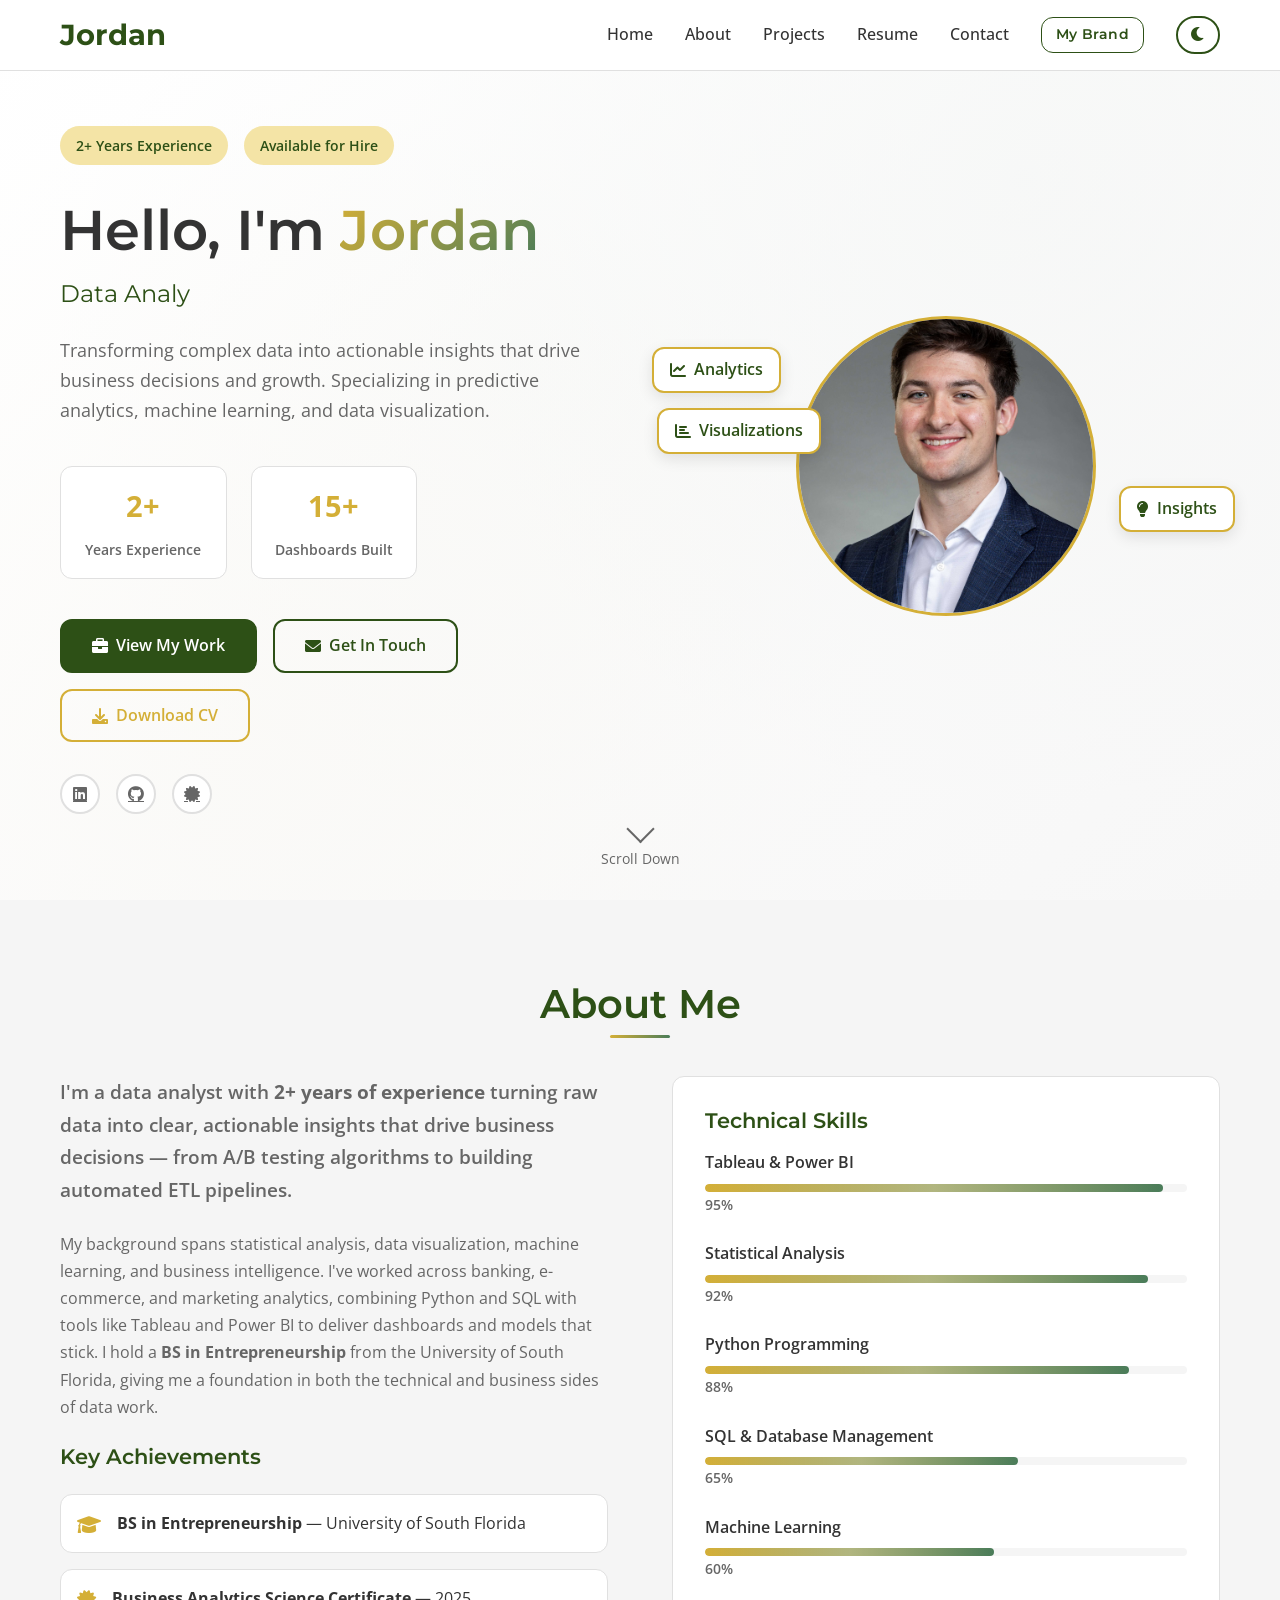
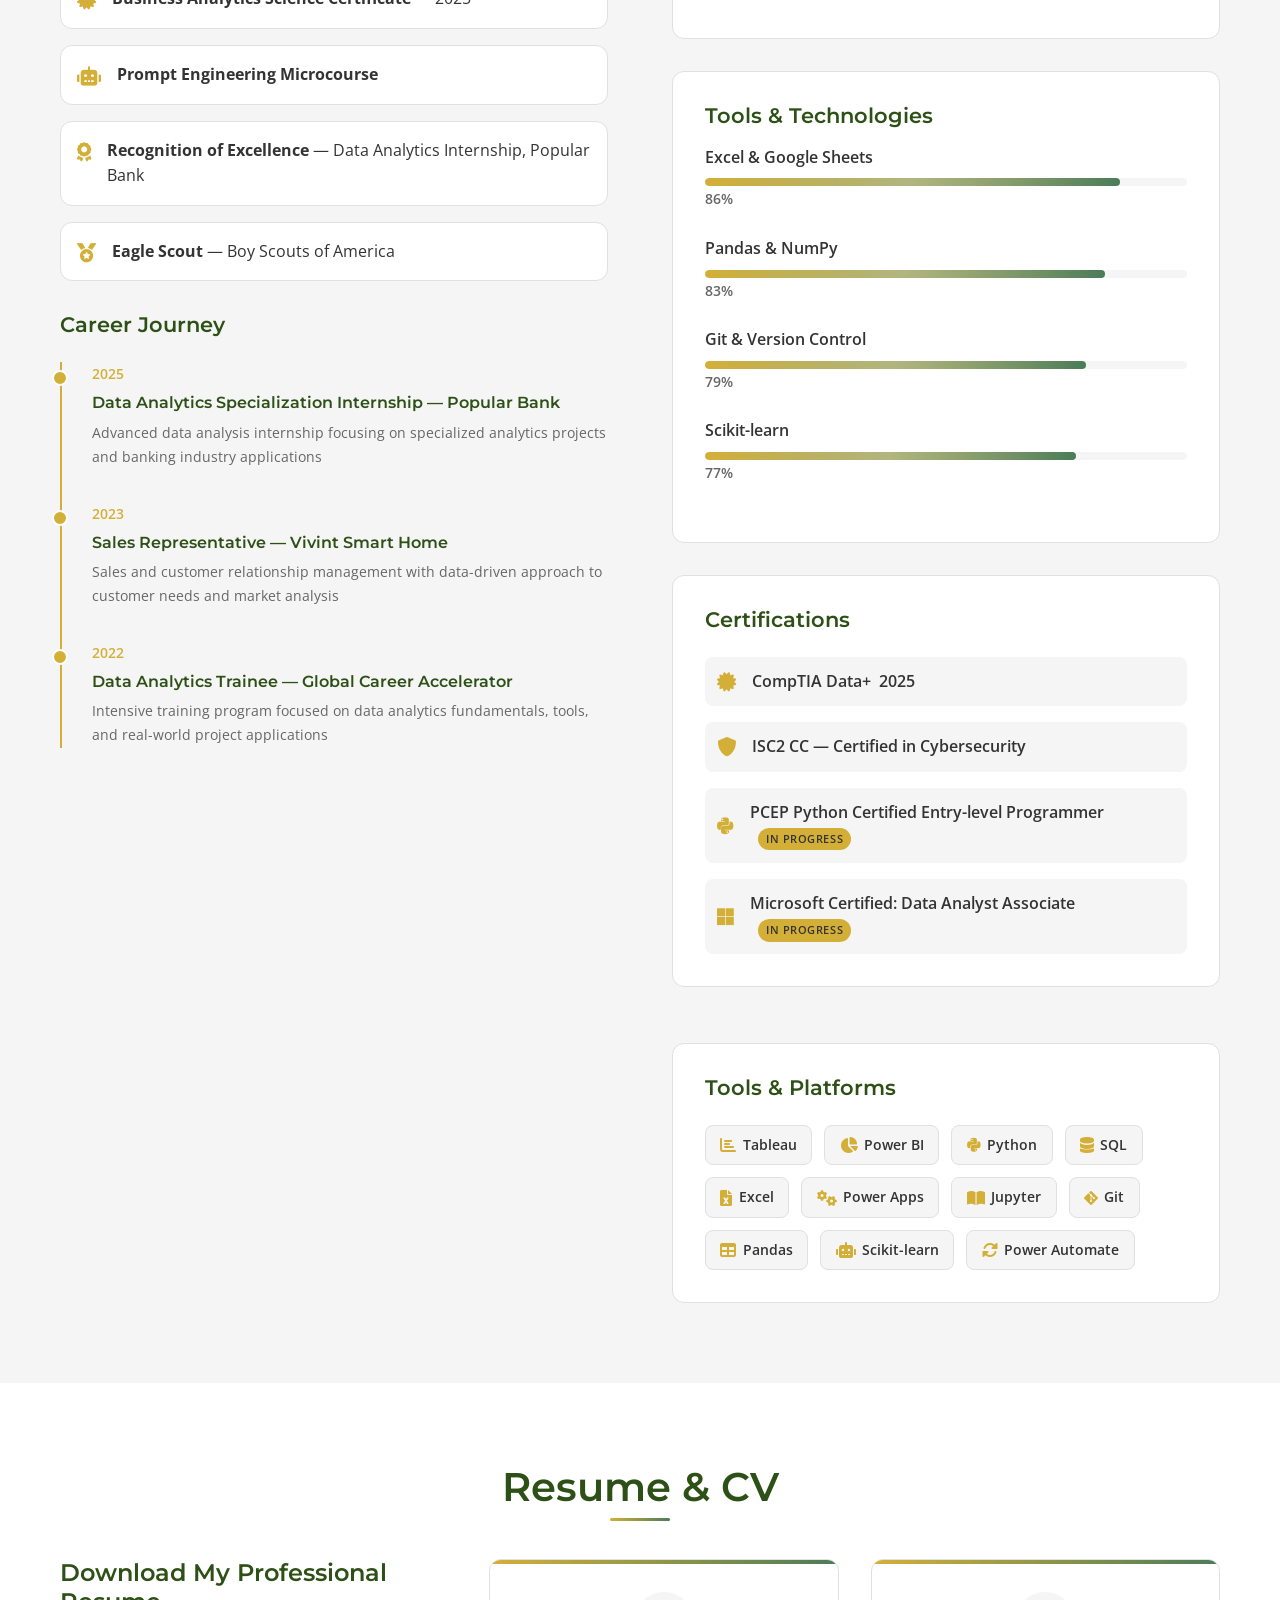
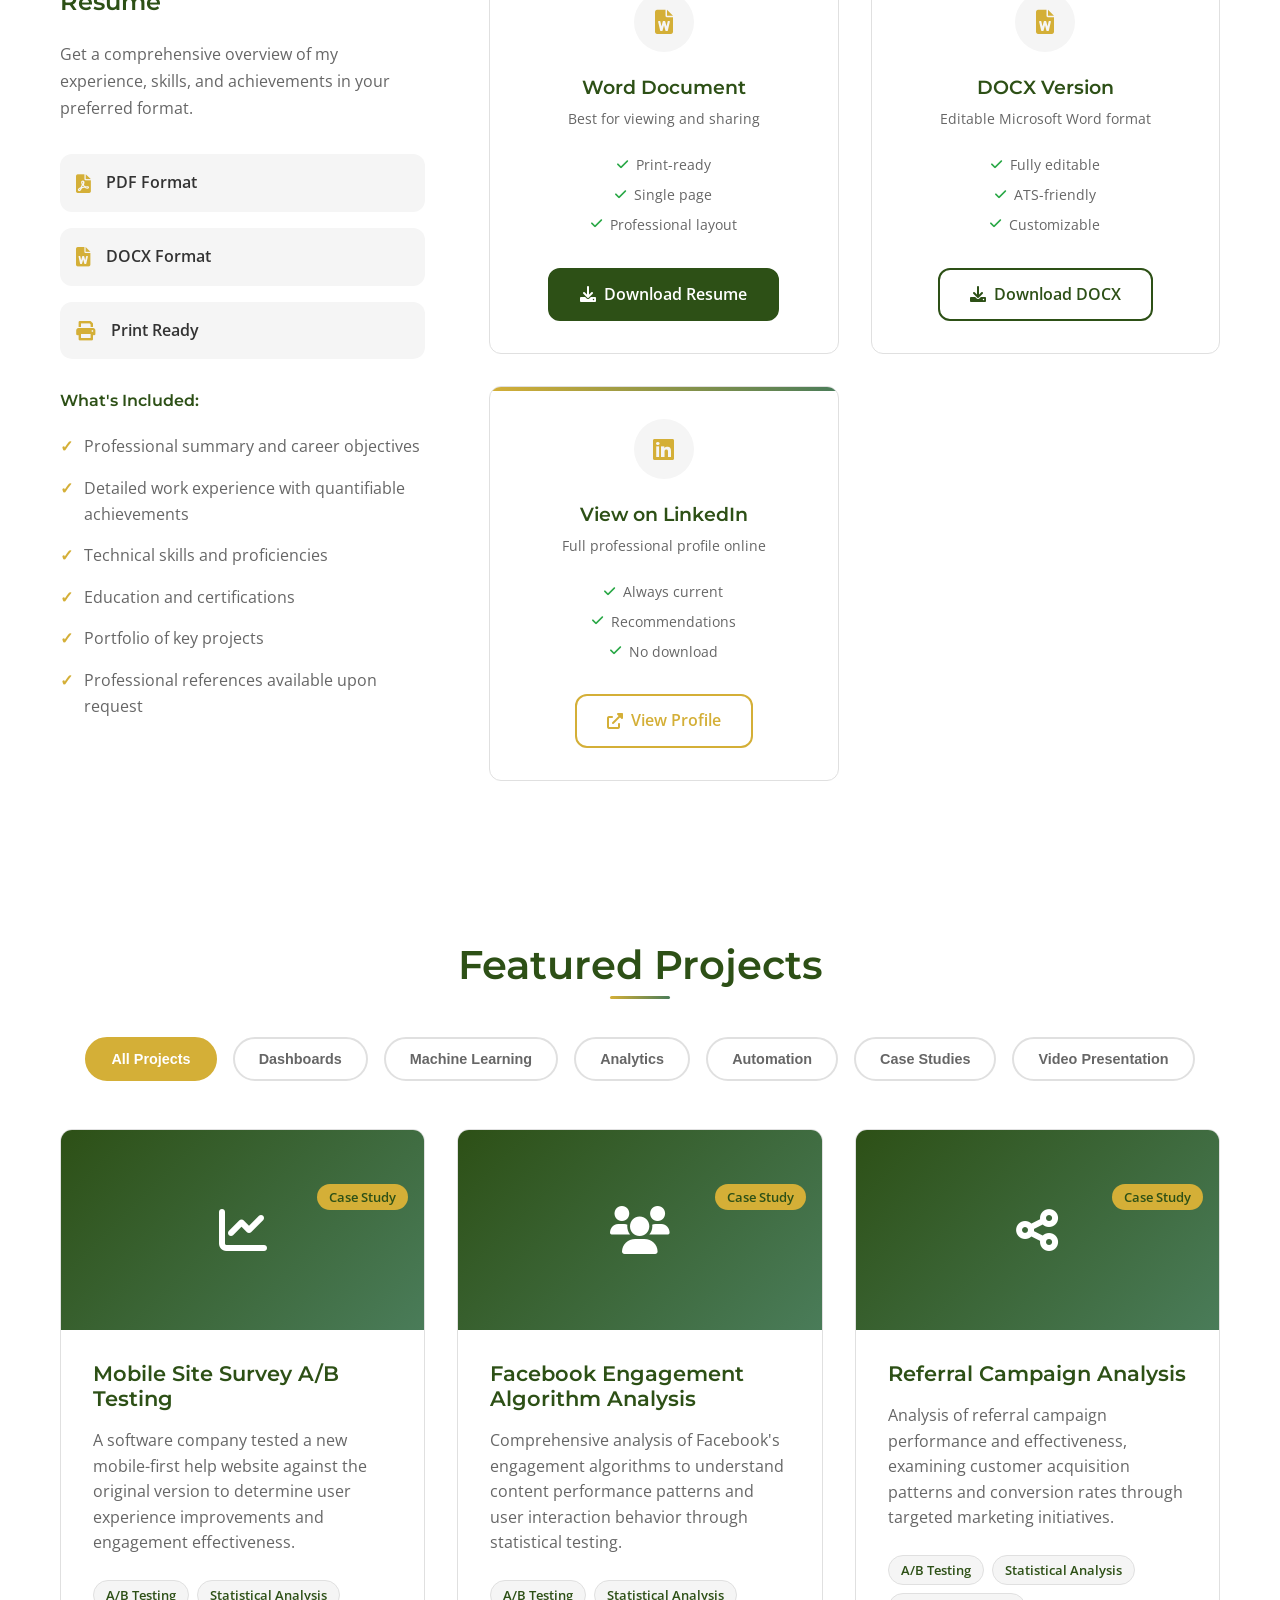
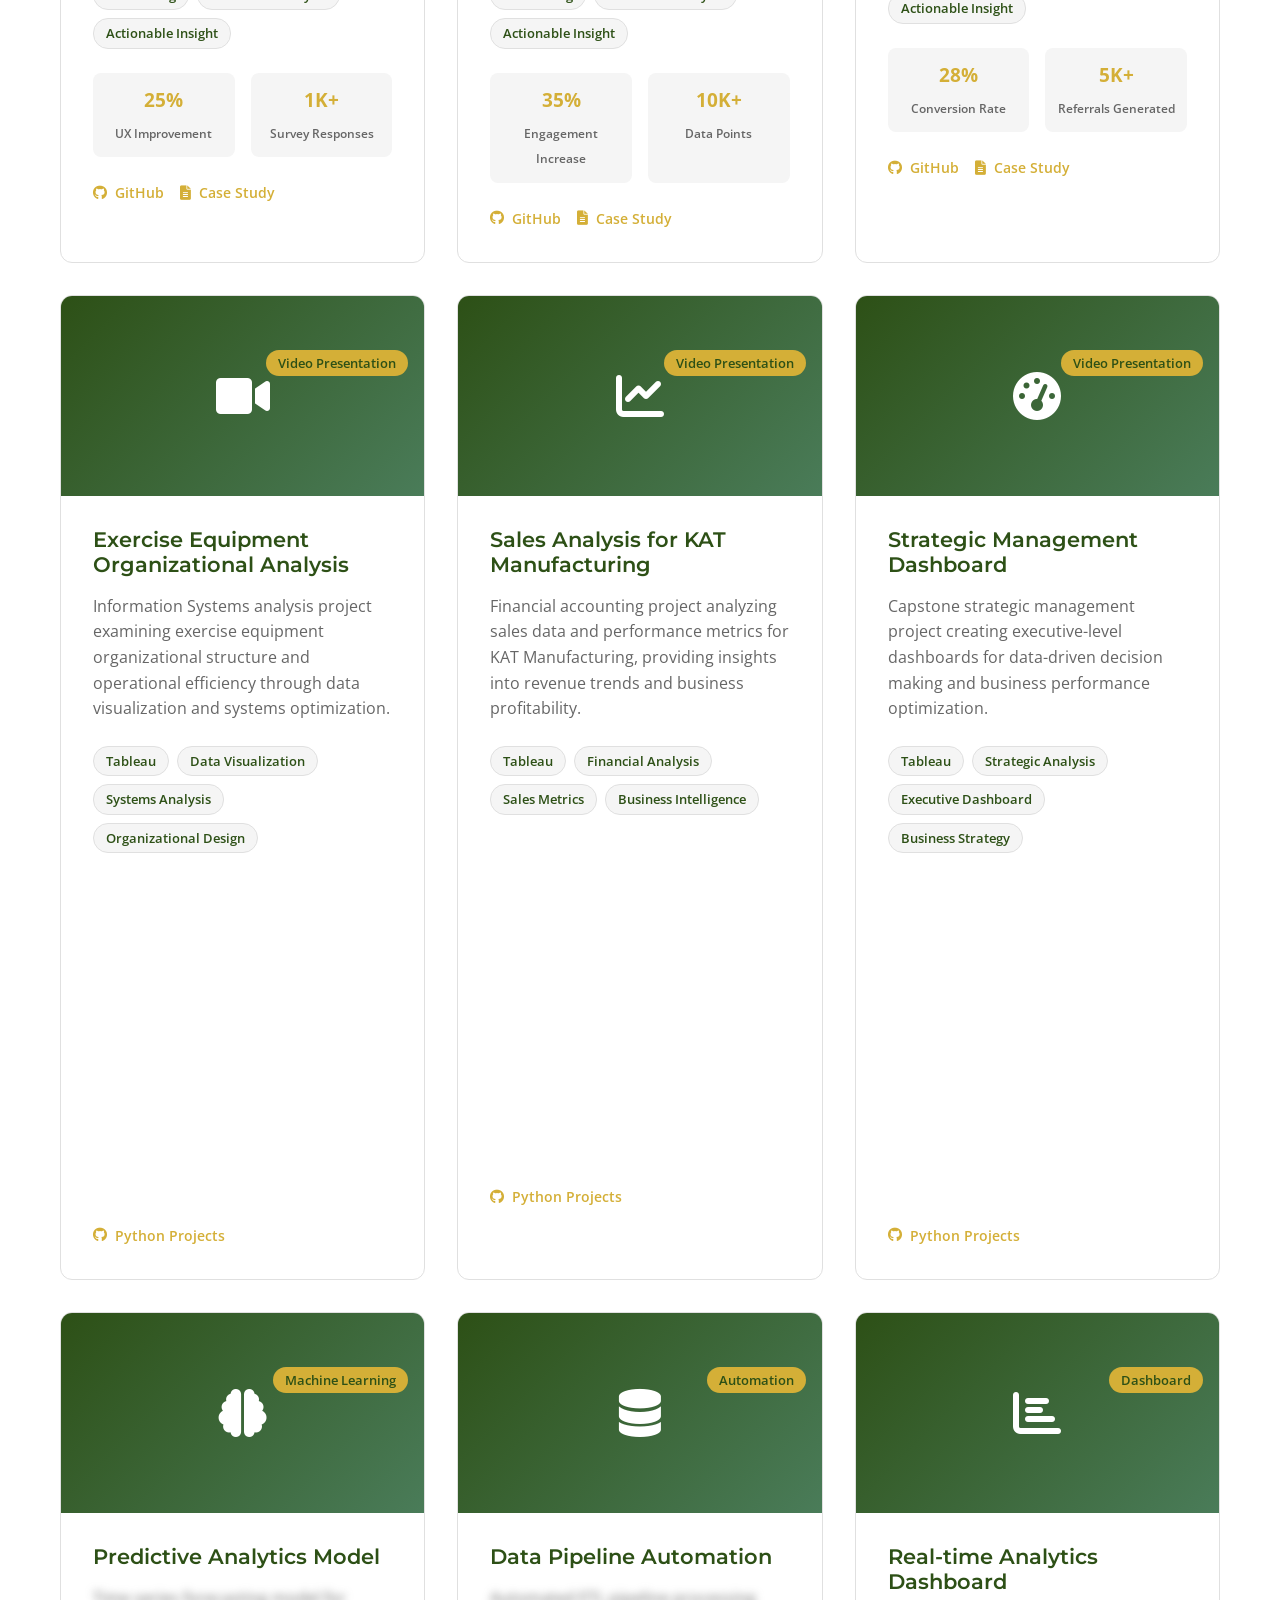
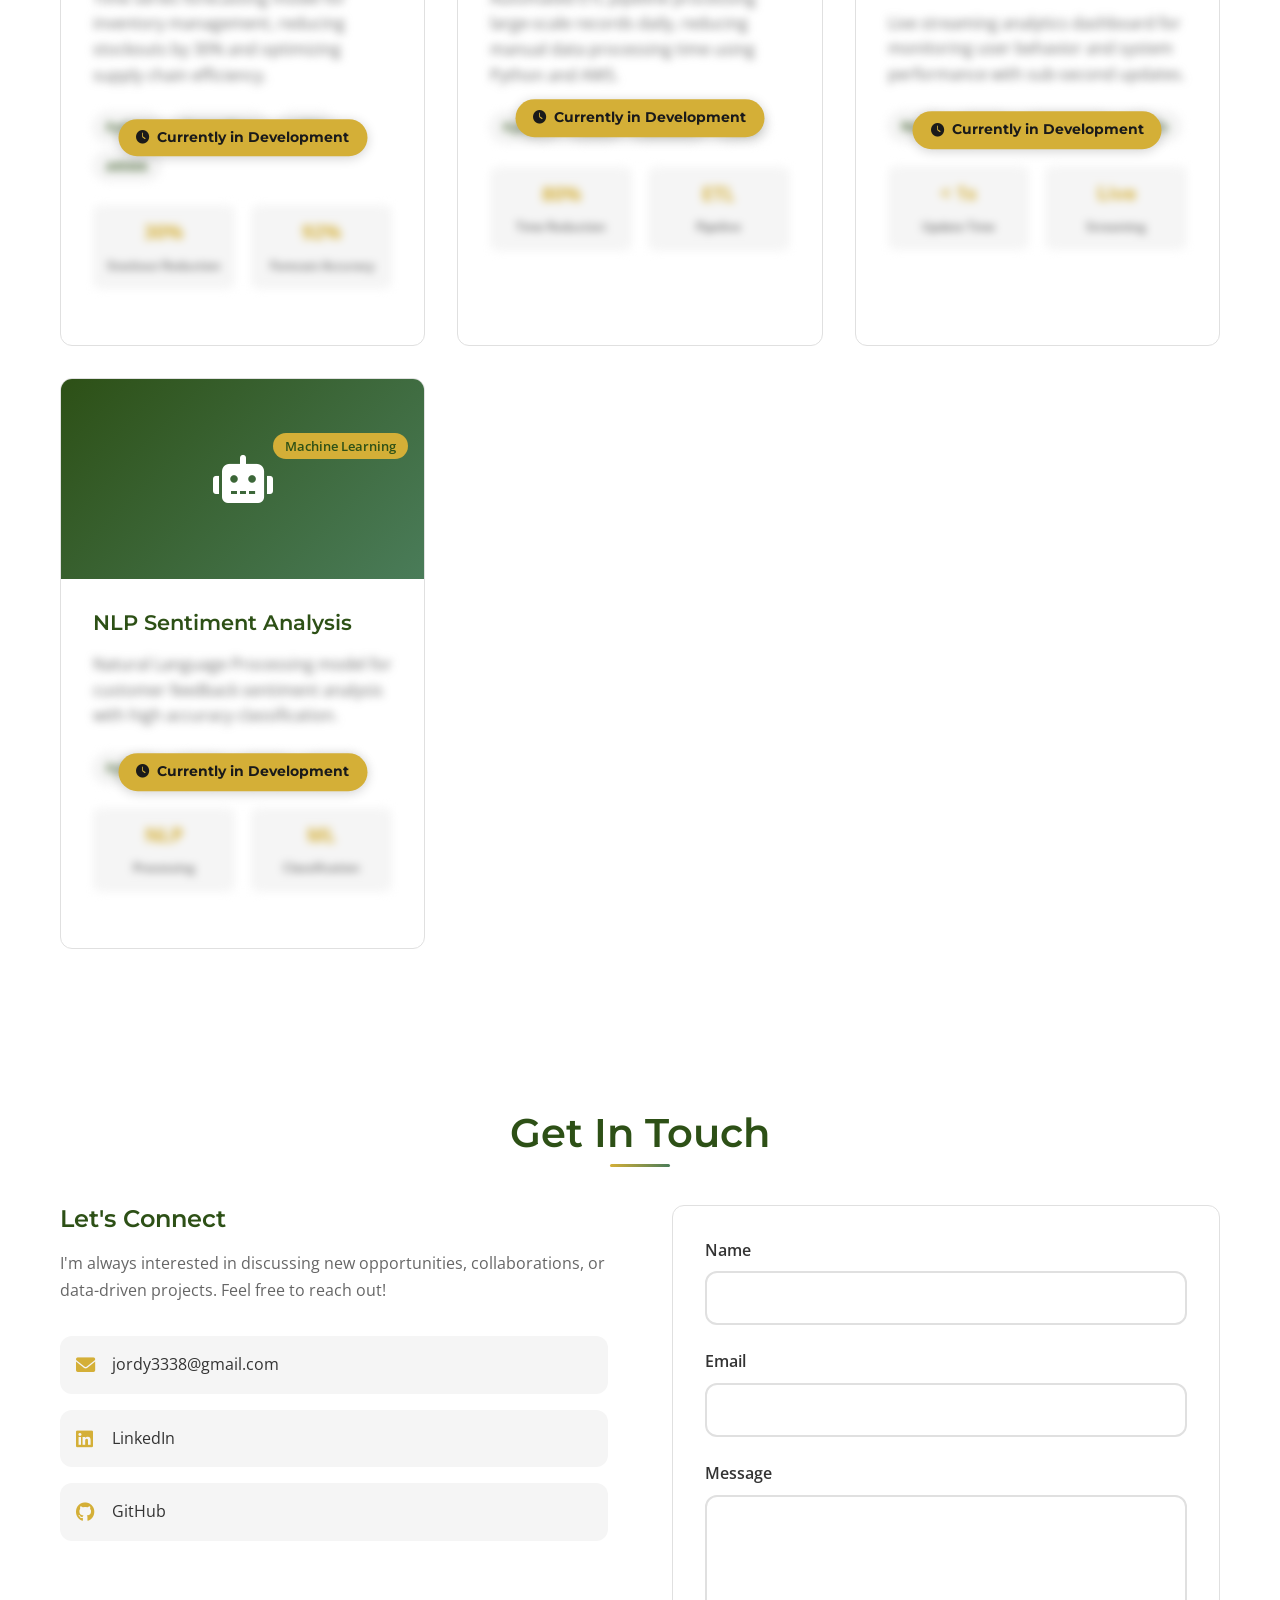
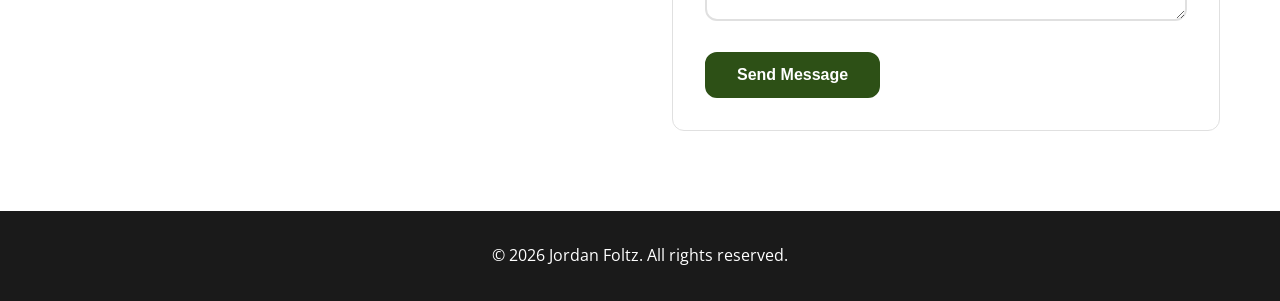
<file: index.html>
<!DOCTYPE html>
<html lang="en">
<head>
    <meta charset="UTF-8">
    <meta name="viewport" content="width=device-width, initial-scale=1.0">
    <title>Jordan - Data Analyst</title>
    <link rel="stylesheet" href="style.css">
    <link href="https://fonts.googleapis.com/css2?family=Montserrat:wght@300;400;600;700&family=Open+Sans:wght@300;400;600&display=swap" rel="stylesheet">
    <link rel="stylesheet" href="https://cdnjs.cloudflare.com/ajax/libs/font-awesome/6.0.0/css/all.min.css">
</head>
<body>
    <!-- Navigation -->
    <nav class="navbar">
        <div class="nav-container">
            <div class="nav-logo">
                <a href="#home">Jordan</a>
            </div>
            <div class="nav-menu">
                <a href="#home" class="nav-link">Home</a>
                <a href="#about" class="nav-link">About</a>
                <a href="#projects" class="nav-link">Projects</a>
                <a href="#resume" class="nav-link">Resume</a>
                <a href="#contact" class="nav-link">Contact</a>
                <a href="brand.html" class="nav-link-brand">My Brand</a>
                <button class="theme-toggle" id="theme-toggle" aria-label="Toggle dark mode">
                    <i class="fas fa-moon" aria-hidden="true"></i>
                </button>
            </div>
            <button class="hamburger" aria-label="Toggle navigation menu" aria-expanded="false">
                <span></span>
                <span></span>
                <span></span>
            </button>
        </div>
    </nav>

    <!-- Home Section -->
    <section id="home" class="hero">
        <div class="hero-background">
            <div class="hero-pattern"></div>
            <div class="hero-gradient"></div>
        </div>
        <div class="hero-container">
            <div class="hero-content">
                <div class="hero-text">
                    <div class="hero-badges">
                        <span class="hero-badge">2+ Years Experience</span>
                        <span class="hero-badge">Available for Hire</span>
                    </div>
                    <h1 class="hero-title">Hello, I'm <span class="highlight">Jordan</span></h1>
                    <h2 class="hero-subtitle">Data Analyst & Insights Specialist</h2>
                    <p class="hero-description">
                        Transforming complex data into actionable insights that drive business decisions and growth. 
                        Specializing in predictive analytics, machine learning, and data visualization.
                    </p>
                    <div class="hero-stats">
                        <div class="stat-item">
                            <span class="stat-number">2+</span>
                            <span class="stat-label">Years Experience</span>
                        </div>
                        <div class="stat-item">
                            <span class="stat-number">15+</span>
                            <span class="stat-label">Dashboards Built</span>
                        </div>
                    </div>
                    <div class="hero-buttons">
                        <a href="#projects" class="btn btn-primary">
                            <i class="fas fa-briefcase"></i>
                            View My Work
                        </a>
                        <a href="#contact" class="btn btn-secondary">
                            <i class="fas fa-envelope"></i>
                            Get In Touch
                        </a>
                        <a href="#resume" class="btn btn-outline">
                            <i class="fas fa-download"></i>
                            Download CV
                        </a>
                    </div>
                    <div class="hero-social">
                        <a href="https://linkedin.com/in/jordan-foltz" class="social-link" aria-label="LinkedIn" target="_blank" rel="noopener noreferrer">
                            <i class="fab fa-linkedin"></i>
                        </a>
                        <a href="https://github.com/JournalistJordan" class="social-link" aria-label="GitHub" target="_blank" rel="noopener noreferrer">
                            <i class="fab fa-github"></i>
                        </a>
                        <a href="https://www.credly.com/users/jordan-foltz" class="social-link" aria-label="Credly" target="_blank" rel="noopener noreferrer">
                            <i class="fas fa-certificate"></i>
                        </a>
                    </div>
                </div>
                <div class="hero-image">
                    <div class="image-container">
                        <div class="image-placeholder">
                            <img src="Headshot Professional Resized.jpg" alt="Jordan Foltz - Data Analyst" class="profile-img">
                            <div class="image-overlay">
                                <div class="overlay-content">
                                    <span class="overlay-text">Data Analyst</span>
                                    <span class="overlay-subtext">Available for Projects</span>
                                </div>
                            </div>
                        </div>
                        <div class="floating-cards">
                            <div class="floating-card card-1">
                                <i class="fas fa-chart-line"></i>
                                <span>Analytics</span>
                            </div>
                            <div class="floating-card card-4">
                                <i class="fas fa-chart-bar"></i>
                                <span>Visualizations</span>
                            </div>
                            <div class="floating-card card-5">
                                <i class="fas fa-lightbulb"></i>
                                <span>Insights</span>
                            </div>
                        </div>
                    </div>
                </div>
            </div>
        </div>
        <div class="scroll-indicator">
            <div class="scroll-arrow"></div>
            <span>Scroll Down</span>
        </div>
    </section>

    <!-- About Section -->
    <section id="about" class="about">
        <div class="container">
            <h2 class="section-title">About Me</h2>
            <div class="about-content">
                <div class="about-text">
                    <p class="about-intro">
                        I'm a data analyst with <strong>2+ years of experience</strong> turning raw data into clear,
                        actionable insights that drive business decisions — from A/B testing algorithms to building
                        automated ETL pipelines.
                    </p>
                    <p>
                        My background spans statistical analysis, data visualization, machine learning, and
                        business intelligence. I've worked across banking, e-commerce, and marketing analytics,
                        combining Python and SQL with tools like Tableau and Power BI to deliver dashboards and
                        models that stick. I hold a <strong>BS in Entrepreneurship</strong> from the University of
                        South Florida, giving me a foundation in both the technical and business sides of data work.
                    </p>
                    <div class="achievements">
                        <h3>Key Achievements</h3>
                        <div class="achievement-list">
                            <div class="achievement-item">
                                <i class="fas fa-graduation-cap"></i>
                                <div>
                                    <strong>BS in Entrepreneurship</strong> — University of South Florida
                                </div>
                            </div>
                            <div class="achievement-item">
                                <i class="fas fa-certificate"></i>
                                <div>
                                    <strong>Business Analytics Science Certificate</strong> — 2025
                                </div>
                            </div>
                            <div class="achievement-item">
                                <i class="fas fa-robot"></i>
                                <div>
                                    <strong>Prompt Engineering Microcourse</strong>
                                </div>
                            </div>
                            <div class="achievement-item">
                                <i class="fas fa-award"></i>
                                <div>
                                    <strong>Recognition of Excellence</strong> — Data Analytics Internship, Popular Bank
                                </div>
                            </div>
                            <div class="achievement-item">
                                <i class="fas fa-medal"></i>
                                <div>
                                    <strong>Eagle Scout</strong> — Boy Scouts of America
                                </div>
                            </div>
                        </div>
                    </div>
                    <div class="career-timeline">
                        <h3>Career Journey</h3>
                        <div class="timeline">
                            <div class="timeline-item">
                                <div class="timeline-date">2025</div>
                                <div class="timeline-content">
                                    <h4>Data Analytics Specialization Internship — Popular Bank</h4>
                                    <p>Advanced data analysis internship focusing on specialized analytics projects and banking industry applications</p>
                                </div>
                            </div>
                            <div class="timeline-item">
                                <div class="timeline-date">2023</div>
                                <div class="timeline-content">
                                    <h4>Sales Representative — Vivint Smart Home</h4>
                                    <p>Sales and customer relationship management with data-driven approach to customer needs and market analysis</p>
                                </div>
                            </div>
                            <div class="timeline-item">
                                <div class="timeline-date">2022</div>
                                <div class="timeline-content">
                                    <h4>Data Analytics Trainee — Global Career Accelerator</h4>
                                    <p>Intensive training program focused on data analytics fundamentals, tools, and real-world project applications</p>
                                </div>
                            </div>
                        </div>
                    </div>
                </div>
                <div class="skills-section">
                    <div class="skills-grid">
                        <div class="skill-category">
                            <h3>Technical Skills</h3>
                            <div class="skill-item">
                                <span class="skill-name">Tableau & Power BI</span>
                                <div class="skill-bar">
                                    <div class="skill-progress" data-progress="95"></div>
                                </div>
                                <span class="skill-percentage">95%</span>
                            </div>
                            <div class="skill-item">
                                <span class="skill-name">Statistical Analysis</span>
                                <div class="skill-bar">
                                    <div class="skill-progress" data-progress="92"></div>
                                </div>
                                <span class="skill-percentage">92%</span>
                            </div>
                            <div class="skill-item">
                                <span class="skill-name">Python Programming</span>
                                <div class="skill-bar">
                                    <div class="skill-progress" data-progress="88"></div>
                                </div>
                                <span class="skill-percentage">88%</span>
                            </div>
                            <div class="skill-item">
                                <span class="skill-name">SQL & Database Management</span>
                                <div class="skill-bar">
                                    <div class="skill-progress" data-progress="65"></div>
                                </div>
                                <span class="skill-percentage">65%</span>
                            </div>
                            <div class="skill-item">
                                <span class="skill-name">Machine Learning</span>
                                <div class="skill-bar">
                                    <div class="skill-progress" data-progress="60"></div>
                                </div>
                                <span class="skill-percentage">60%</span>
                            </div>
                        </div>
                        <div class="skill-category">
                            <h3>Tools & Technologies</h3>
                            <div class="skill-item">
                                <span class="skill-name">Excel & Google Sheets</span>
                                <div class="skill-bar">
                                    <div class="skill-progress" data-progress="86"></div>
                                </div>
                                <span class="skill-percentage">86%</span>
                            </div>
                            <div class="skill-item">
                                <span class="skill-name">Pandas & NumPy</span>
                                <div class="skill-bar">
                                    <div class="skill-progress" data-progress="83"></div>
                                </div>
                                <span class="skill-percentage">83%</span>
                            </div>
                            <div class="skill-item">
                                <span class="skill-name">Git & Version Control</span>
                                <div class="skill-bar">
                                    <div class="skill-progress" data-progress="79"></div>
                                </div>
                                <span class="skill-percentage">79%</span>
                            </div>
                            <div class="skill-item">
                                <span class="skill-name">Scikit-learn</span>
                                <div class="skill-bar">
                                    <div class="skill-progress" data-progress="77"></div>
                                </div>
                                <span class="skill-percentage">77%</span>
                            </div>
                        </div>
                    </div>
                    <div class="certifications">
                        <h3>Certifications</h3>
                        <div class="cert-list">
                            <div class="cert-item">
                                <i class="fas fa-certificate"></i>
                                <span>CompTIA Data+ <span class="cert-year">2025</span></span>
                            </div>
                            <div class="cert-item">
                                <i class="fas fa-shield-alt"></i>
                                <span>ISC2 CC — Certified in Cybersecurity</span>
                            </div>
                            <div class="cert-item cert-item--progress">
                                <i class="fab fa-python"></i>
                                <span>PCEP Python Certified Entry-level Programmer <span class="cert-badge">In Progress</span></span>
                            </div>
                            <div class="cert-item cert-item--progress">
                                <i class="fab fa-microsoft"></i>
                                <span>Microsoft Certified: Data Analyst Associate <span class="cert-badge">In Progress</span></span>
                            </div>
                        </div>
                    </div>

                    <!-- Tools & Platforms -->
                    <div class="tools-section">
                        <h3>Tools & Platforms</h3>
                        <div class="tools-grid">
                            <div class="tool-badge">
                                <i class="fas fa-chart-bar"></i>
                                <span>Tableau</span>
                            </div>
                            <div class="tool-badge">
                                <i class="fas fa-chart-pie"></i>
                                <span>Power BI</span>
                            </div>
                            <div class="tool-badge">
                                <i class="fab fa-python"></i>
                                <span>Python</span>
                            </div>
                            <div class="tool-badge">
                                <i class="fas fa-database"></i>
                                <span>SQL</span>
                            </div>
                            <div class="tool-badge">
                                <i class="fas fa-file-excel"></i>
                                <span>Excel</span>
                            </div>
                            <div class="tool-badge">
                                <i class="fas fa-cogs"></i>
                                <span>Power Apps</span>
                            </div>
                            <div class="tool-badge">
                                <i class="fas fa-book-open"></i>
                                <span>Jupyter</span>
                            </div>
                            <div class="tool-badge">
                                <i class="fab fa-git-alt"></i>
                                <span>Git</span>
                            </div>
                            <div class="tool-badge">
                                <i class="fas fa-table"></i>
                                <span>Pandas</span>
                            </div>
                            <div class="tool-badge">
                                <i class="fas fa-robot"></i>
                                <span>Scikit-learn</span>
                            </div>
                            <div class="tool-badge">
                                <i class="fas fa-sync-alt"></i>
                                <span>Power Automate</span>
                            </div>
                        </div>
                    </div>
                </div>
            </div>
        </div>
    </section>

    <!-- Resume Section -->
    <section id="resume" class="resume">
        <div class="container">
            <h2 class="section-title">Resume & CV</h2>
            <div class="resume-content">
                <div class="resume-info">
                    <h3>Download My Professional Resume</h3>
                    <p>Get a comprehensive overview of my experience, skills, and achievements in your preferred format.</p>
                    <div class="resume-stats">
                        <div class="resume-stat">
                            <i class="fas fa-file-pdf"></i>
                            <span>PDF Format</span>
                        </div>
                        <div class="resume-stat">
                            <i class="fas fa-file-word"></i>
                            <span>DOCX Format</span>
                        </div>
                        <div class="resume-stat">
                            <i class="fas fa-print"></i>
                            <span>Print Ready</span>
                        </div>
                    </div>
                    <div class="resume-highlights">
                        <h4>What's Included:</h4>
                        <ul>
                            <li>Professional summary and career objectives</li>
                            <li>Detailed work experience with quantifiable achievements</li>
                            <li>Technical skills and proficiencies</li>
                            <li>Education and certifications</li>
                            <li>Portfolio of key projects</li>
                            <li>Professional references available upon request</li>
                        </ul>
                    </div>
                </div>
                <div class="resume-actions">
                    <div class="resume-card">
                        <div class="resume-icon">
                            <i class="fas fa-file-word"></i>
                        </div>
                        <h4>Word Document</h4>
                        <p>Best for viewing and sharing</p>
                        <div class="resume-features">
                            <span><i class="fas fa-check"></i> Print-ready</span>
                            <span><i class="fas fa-check"></i> Single page</span>
                            <span><i class="fas fa-check"></i> Professional layout</span>
                        </div>
                        <a href="Jordan Foltz Data Analyst Resume.docx" class="btn btn-primary" download="Jordan_Foltz_Data_Analyst_Resume.docx">
                            <i class="fas fa-download"></i>
                            Download Resume
                        </a>
                    </div>
                    <div class="resume-card">
                        <div class="resume-icon">
                            <i class="fas fa-file-word"></i>
                        </div>
                        <h4>DOCX Version</h4>
                        <p>Editable Microsoft Word format</p>
                        <div class="resume-features">
                            <span><i class="fas fa-check"></i> Fully editable</span>
                            <span><i class="fas fa-check"></i> ATS-friendly</span>
                            <span><i class="fas fa-check"></i> Customizable</span>
                        </div>
                        <a href="Jordan Foltz Data Analyst Resume.docx" class="btn btn-secondary" download="Jordan_Foltz_Data_Analyst_Resume.docx">
                            <i class="fas fa-download"></i>
                            Download DOCX
                        </a>
                    </div>
                    <div class="resume-card">
                        <div class="resume-icon">
                            <i class="fab fa-linkedin"></i>
                        </div>
                        <h4>View on LinkedIn</h4>
                        <p>Full professional profile online</p>
                        <div class="resume-features">
                            <span><i class="fas fa-check"></i> Always current</span>
                            <span><i class="fas fa-check"></i> Recommendations</span>
                            <span><i class="fas fa-check"></i> No download</span>
                        </div>
                        <a href="https://linkedin.com/in/jordan-foltz" class="btn btn-outline" target="_blank" rel="noopener noreferrer">
                            <i class="fas fa-external-link-alt"></i>
                            View Profile
                        </a>
                    </div>
                </div>
            </div>
        </div>
    </section>

    <!-- Projects Section -->
    <section id="projects" class="projects">
        <div class="container">
            <h2 class="section-title">Featured Projects</h2>
            <div class="projects-filter">
                <button class="filter-btn active" data-filter="all">All Projects</button>
                <button class="filter-btn" data-filter="dashboard">Dashboards</button>
                <button class="filter-btn" data-filter="ml">Machine Learning</button>
                <button class="filter-btn" data-filter="analytics">Analytics</button>
                <button class="filter-btn" data-filter="automation">Automation</button>
                <button class="filter-btn" data-filter="case-study">Case Studies</button>
                <button class="filter-btn" data-filter="video-presentation">Video Presentation</button>
            </div>
            <div class="projects-grid">
                <div class="project-card" data-category="case-study">
                    <div class="project-image">
                        <i class="fas fa-chart-line"></i>
                        <div class="project-overlay">
                            <span class="project-category">Case Study</span>
                        </div>
                    </div>
                    <div class="project-content">
                        <h3>Mobile Site Survey A/B Testing</h3>
                        <p class="project-description">A software company tested a new mobile-first help website against the original version to determine user experience improvements and engagement effectiveness.</p>
                        <div class="project-tech">
                            <span class="tech-tag">A/B Testing</span>
                            <span class="tech-tag">Statistical Analysis</span>
                            <span class="tech-tag">Actionable Insight</span>
                        </div>
                        <div class="project-metrics">
                            <div class="metric">
                                <span class="metric-value">25%</span>
                                <span class="metric-label">UX Improvement</span>
                            </div>
                            <div class="metric">
                                <span class="metric-value">1K+</span>
                                <span class="metric-label">Survey Responses</span>
                            </div>
                        </div>
                        <div class="project-links">
                            <a href="https://github.com/JournalistJordan" class="project-link" target="_blank" rel="noopener noreferrer">
                                <i class="fab fa-github"></i> GitHub
                            </a>
                            <a href="Mobile_Site_Survey_AB_Testing_Case_Study.pdf" class="project-link" target="_blank" rel="noopener noreferrer">
                                <i class="fas fa-file-alt"></i> Case Study
                            </a>
                        </div>
                    </div>
                </div>

                <div class="project-card" data-category="case-study">
                    <div class="project-image">
                        <i class="fas fa-users"></i>
                        <div class="project-overlay">
                            <span class="project-category">Case Study</span>
                        </div>
                    </div>
                    <div class="project-content">
                        <h3>Facebook Engagement Algorithm Analysis</h3>
                        <p class="project-description">Comprehensive analysis of Facebook's engagement algorithms to understand content performance patterns and user interaction behavior through statistical testing.</p>
                        <div class="project-tech">
                            <span class="tech-tag">A/B Testing</span>
                            <span class="tech-tag">Statistical Analysis</span>
                            <span class="tech-tag">Actionable Insight</span>
                        </div>
                        <div class="project-metrics">
                            <div class="metric">
                                <span class="metric-value">35%</span>
                                <span class="metric-label">Engagement Increase</span>
                            </div>
                            <div class="metric">
                                <span class="metric-value">10K+</span>
                                <span class="metric-label">Data Points</span>
                            </div>
                        </div>
                        <div class="project-links">
                            <a href="https://github.com/JournalistJordan" class="project-link" target="_blank" rel="noopener noreferrer">
                                <i class="fab fa-github"></i> GitHub
                            </a>
                            <a href="Facebook_Engagemnt_Algorithm_AB_Test_Case_Study.pdf" class="project-link" target="_blank" rel="noopener noreferrer">
                                <i class="fas fa-file-alt"></i> Case Study
                            </a>
                        </div>
                    </div>
                </div>

                <div class="project-card" data-category="case-study">
                    <div class="project-image">
                        <i class="fas fa-share-alt"></i>
                        <div class="project-overlay">
                            <span class="project-category">Case Study</span>
                        </div>
                    </div>
                    <div class="project-content">
                        <h3>Referral Campaign Analysis</h3>
                        <p class="project-description">Analysis of referral campaign performance and effectiveness, examining customer acquisition patterns and conversion rates through targeted marketing initiatives.</p>
                        <div class="project-tech">
                            <span class="tech-tag">A/B Testing</span>
                            <span class="tech-tag">Statistical Analysis</span>
                            <span class="tech-tag">Actionable Insight</span>
                        </div>
                        <div class="project-metrics">
                            <div class="metric">
                                <span class="metric-value">28%</span>
                                <span class="metric-label">Conversion Rate</span>
                            </div>
                            <div class="metric">
                                <span class="metric-value">5K+</span>
                                <span class="metric-label">Referrals Generated</span>
                            </div>
                        </div>
                        <div class="project-links">
                            <a href="https://github.com/JournalistJordan" class="project-link" target="_blank" rel="noopener noreferrer">
                                <i class="fab fa-github"></i> GitHub
                            </a>
                            <a href="Referral_Campaign_Jordan_Foltz.pdf" class="project-link" target="_blank" rel="noopener noreferrer">
                                <i class="fas fa-file-alt"></i> Case Study
                            </a>
                        </div>
                    </div>
                </div>

                <div class="project-card" data-category="video-presentation">
                    <div class="project-image">
                        <i class="fas fa-video"></i>
                        <div class="project-overlay">
                            <span class="project-category">Video Presentation</span>
                        </div>
                    </div>
                    <div class="project-content">
                        <h3>Exercise Equipment Organizational Analysis</h3>
                        <p class="project-description">Information Systems analysis project examining exercise equipment organizational structure and operational efficiency through data visualization and systems optimization.</p>
                        <div class="project-tech">
                            <span class="tech-tag">Tableau</span>
                            <span class="tech-tag">Data Visualization</span>
                            <span class="tech-tag">Systems Analysis</span>
                            <span class="tech-tag">Organizational Design</span>
                        </div>
                        <div class="project-video">
                            <iframe width="100%" height="315" src="https://www.youtube.com/embed/8lEyo6d_rK8" title="Exercise Equipment Organizational Analysis" frameborder="0" allow="accelerometer; autoplay; clipboard-write; encrypted-media; gyroscope; picture-in-picture" allowfullscreen></iframe>
                        </div>
                        <div class="project-links">
                            <a href="https://github.com/JournalistJordan/Python-Portfolio" class="project-link" target="_blank" rel="noopener noreferrer">
                                <i class="fab fa-github"></i> Python Projects
                            </a>
                        </div>
                    </div>
                </div>

                <div class="project-card" data-category="video-presentation">
                    <div class="project-image">
                        <i class="fas fa-chart-line"></i>
                        <div class="project-overlay">
                            <span class="project-category">Video Presentation</span>
                        </div>
                    </div>
                    <div class="project-content">
                        <h3>Sales Analysis for KAT Manufacturing</h3>
                        <p class="project-description">Financial accounting project analyzing sales data and performance metrics for KAT Manufacturing, providing insights into revenue trends and business profitability.</p>
                        <div class="project-tech">
                            <span class="tech-tag">Tableau</span>
                            <span class="tech-tag">Financial Analysis</span>
                            <span class="tech-tag">Sales Metrics</span>
                            <span class="tech-tag">Business Intelligence</span>
                        </div>
                        <div class="project-video">
                            <iframe width="100%" height="315" src="https://www.youtube.com/embed/kIhuMqGR8DQ" title="Sales Analysis for KAT Manufacturing" frameborder="0" allow="accelerometer; autoplay; clipboard-write; encrypted-media; gyroscope; picture-in-picture" allowfullscreen></iframe>
                        </div>
                        <div class="project-links">
                            <a href="https://github.com/JournalistJordan/Python-Portfolio" class="project-link" target="_blank" rel="noopener noreferrer">
                                <i class="fab fa-github"></i> Python Projects
                            </a>
                        </div>
                    </div>
                </div>

                <div class="project-card" data-category="video-presentation">
                    <div class="project-image">
                        <i class="fas fa-tachometer-alt"></i>
                        <div class="project-overlay">
                            <span class="project-category">Video Presentation</span>
                        </div>
                    </div>
                    <div class="project-content">
                        <h3>Strategic Management Dashboard</h3>
                        <p class="project-description">Capstone strategic management project creating executive-level dashboards for data-driven decision making and business performance optimization.</p>
                        <div class="project-tech">
                            <span class="tech-tag">Tableau</span>
                            <span class="tech-tag">Strategic Analysis</span>
                            <span class="tech-tag">Executive Dashboard</span>
                            <span class="tech-tag">Business Strategy</span>
                        </div>
                        <div class="project-video">
                            <iframe width="100%" height="315" src="https://www.youtube.com/embed/L1kY-f2v0_c" title="Strategic Management Dashboard" frameborder="0" allow="accelerometer; autoplay; clipboard-write; encrypted-media; gyroscope; picture-in-picture" allowfullscreen></iframe>
                        </div>
                        <div class="project-links">
                            <a href="https://github.com/JournalistJordan/Python-Portfolio" class="project-link" target="_blank" rel="noopener noreferrer">
                                <i class="fab fa-github"></i> Python Projects
                            </a>
                        </div>
                    </div>
                </div>

                <!-- Work in Progress cards -->
                <div class="project-card project-wip" data-category="ml analytics">
                    <div class="project-image">
                        <i class="fas fa-brain"></i>
                        <div class="project-overlay">
                            <span class="project-category">Machine Learning</span>
                        </div>
                    </div>
                    <div class="project-content">
                        <h3>Predictive Analytics Model</h3>
                        <div class="wip-wrapper">
                            <div class="wip-blur">
                                <p class="project-description">Time series forecasting model for inventory management, reducing stockouts by 30% and optimizing supply chain efficiency.</p>
                                <div class="project-tech">
                                    <span class="tech-tag">Python</span>
                                    <span class="tech-tag">TensorFlow</span>
                                    <span class="tech-tag">LSTM</span>
                                    <span class="tech-tag">ARIMA</span>
                                </div>
                                <div class="project-metrics">
                                    <div class="metric">
                                        <span class="metric-value">30%</span>
                                        <span class="metric-label">Stockout Reduction</span>
                                    </div>
                                    <div class="metric">
                                        <span class="metric-value">92%</span>
                                        <span class="metric-label">Forecast Accuracy</span>
                                    </div>
                                </div>
                            </div>
                            <div class="wip-badge">
                                <i class="fas fa-clock" aria-hidden="true"></i> Currently in Development
                            </div>
                        </div>
                    </div>
                </div>

                <div class="project-card project-wip" data-category="automation analytics">
                    <div class="project-image">
                        <i class="fas fa-database"></i>
                        <div class="project-overlay">
                            <span class="project-category">Automation</span>
                        </div>
                    </div>
                    <div class="project-content">
                        <h3>Data Pipeline Automation</h3>
                        <div class="wip-wrapper">
                            <div class="wip-blur">
                                <p class="project-description">Automated ETL pipeline processing large-scale records daily, reducing manual data processing time using Python and AWS.</p>
                                <div class="project-tech">
                                    <span class="tech-tag">Python</span>
                                    <span class="tech-tag">AWS</span>
                                    <span class="tech-tag">Lambda</span>
                                    <span class="tech-tag">Glue</span>
                                </div>
                                <div class="project-metrics">
                                    <div class="metric">
                                        <span class="metric-value">80%</span>
                                        <span class="metric-label">Time Reduction</span>
                                    </div>
                                    <div class="metric">
                                        <span class="metric-value">ETL</span>
                                        <span class="metric-label">Pipeline</span>
                                    </div>
                                </div>
                            </div>
                            <div class="wip-badge">
                                <i class="fas fa-clock" aria-hidden="true"></i> Currently in Development
                            </div>
                        </div>
                    </div>
                </div>

                <div class="project-card project-wip" data-category="dashboard analytics">
                    <div class="project-image">
                        <i class="fas fa-chart-bar"></i>
                        <div class="project-overlay">
                            <span class="project-category">Dashboard</span>
                        </div>
                    </div>
                    <div class="project-content">
                        <h3>Real-time Analytics Dashboard</h3>
                        <div class="wip-wrapper">
                            <div class="wip-blur">
                                <p class="project-description">Live streaming analytics dashboard for monitoring user behavior and system performance with sub-second updates.</p>
                                <div class="project-tech">
                                    <span class="tech-tag">React</span>
                                    <span class="tech-tag">D3.js</span>
                                    <span class="tech-tag">WebSocket</span>
                                    <span class="tech-tag">Redis</span>
                                </div>
                                <div class="project-metrics">
                                    <div class="metric">
                                        <span class="metric-value">&lt; 1s</span>
                                        <span class="metric-label">Update Time</span>
                                    </div>
                                    <div class="metric">
                                        <span class="metric-value">Live</span>
                                        <span class="metric-label">Streaming</span>
                                    </div>
                                </div>
                            </div>
                            <div class="wip-badge">
                                <i class="fas fa-clock" aria-hidden="true"></i> Currently in Development
                            </div>
                        </div>
                    </div>
                </div>

                <div class="project-card project-wip" data-category="ml analytics">
                    <div class="project-image">
                        <i class="fas fa-robot"></i>
                        <div class="project-overlay">
                            <span class="project-category">Machine Learning</span>
                        </div>
                    </div>
                    <div class="project-content">
                        <h3>NLP Sentiment Analysis</h3>
                        <div class="wip-wrapper">
                            <div class="wip-blur">
                                <p class="project-description">Natural Language Processing model for customer feedback sentiment analysis with high accuracy classification.</p>
                                <div class="project-tech">
                                    <span class="tech-tag">Python</span>
                                    <span class="tech-tag">NLTK</span>
                                    <span class="tech-tag">BERT</span>
                                    <span class="tech-tag">spaCy</span>
                                </div>
                                <div class="project-metrics">
                                    <div class="metric">
                                        <span class="metric-value">NLP</span>
                                        <span class="metric-label">Processing</span>
                                    </div>
                                    <div class="metric">
                                        <span class="metric-value">ML</span>
                                        <span class="metric-label">Classification</span>
                                    </div>
                                </div>
                            </div>
                            <div class="wip-badge">
                                <i class="fas fa-clock" aria-hidden="true"></i> Currently in Development
                            </div>
                        </div>
                    </div>
                </div>

            </div>
        </div>
    </section>

    <!-- Contact Section -->
    <section id="contact" class="contact">
        <div class="container">
            <h2 class="section-title">Get In Touch</h2>
            <div class="contact-content">
                <div class="contact-info">
                    <h3>Let's Connect</h3>
                    <p>I'm always interested in discussing new opportunities, collaborations, or data-driven projects. Feel free to reach out!</p>
                    <div class="contact-links">
                        <a href="mailto:jordy3338@gmail.com" class="contact-link">
                            <i class="fas fa-envelope"></i>
                            <span>jordy3338@gmail.com</span>
                        </a>
                        <a href="https://linkedin.com/in/jordan-foltz" class="contact-link" target="_blank" rel="noopener noreferrer">
                            <i class="fab fa-linkedin"></i>
                            <span>LinkedIn</span>
                        </a>
                        <a href="https://github.com/JournalistJordan" class="contact-link" target="_blank" rel="noopener noreferrer">
                            <i class="fab fa-github"></i>
                            <span>GitHub</span>
                        </a>
                    </div>
                </div>
                <form class="contact-form" id="contact-form" action="https://formspree.io/f/mgopvvvd" method="POST">
                    <input type="hidden" name="_subject" value="New message from portfolio contact form">
                    <div class="form-group">
                        <label for="name">Name</label>
                        <input type="text" id="name" name="name" required placeholder=" ">
                    </div>
                    <div class="form-group">
                        <label for="email">Email</label>
                        <input type="email" id="email" name="email" required placeholder=" ">
                    </div>
                    <div class="form-group">
                        <label for="message">Message</label>
                        <textarea id="message" name="message" rows="5" required placeholder=" "></textarea>
                    </div>
                    <button type="submit" class="btn btn-primary">Send Message</button>
                </form>
            </div>
        </div>
    </section>

    <!-- Footer -->
    <footer class="footer">
        <div class="container">
            <p>&copy; <span id="footer-year">2024</span> Jordan Foltz. All rights reserved.</p>
        </div>
    </footer>

    <script src="script.js"></script>
</body>
</html>
</file>
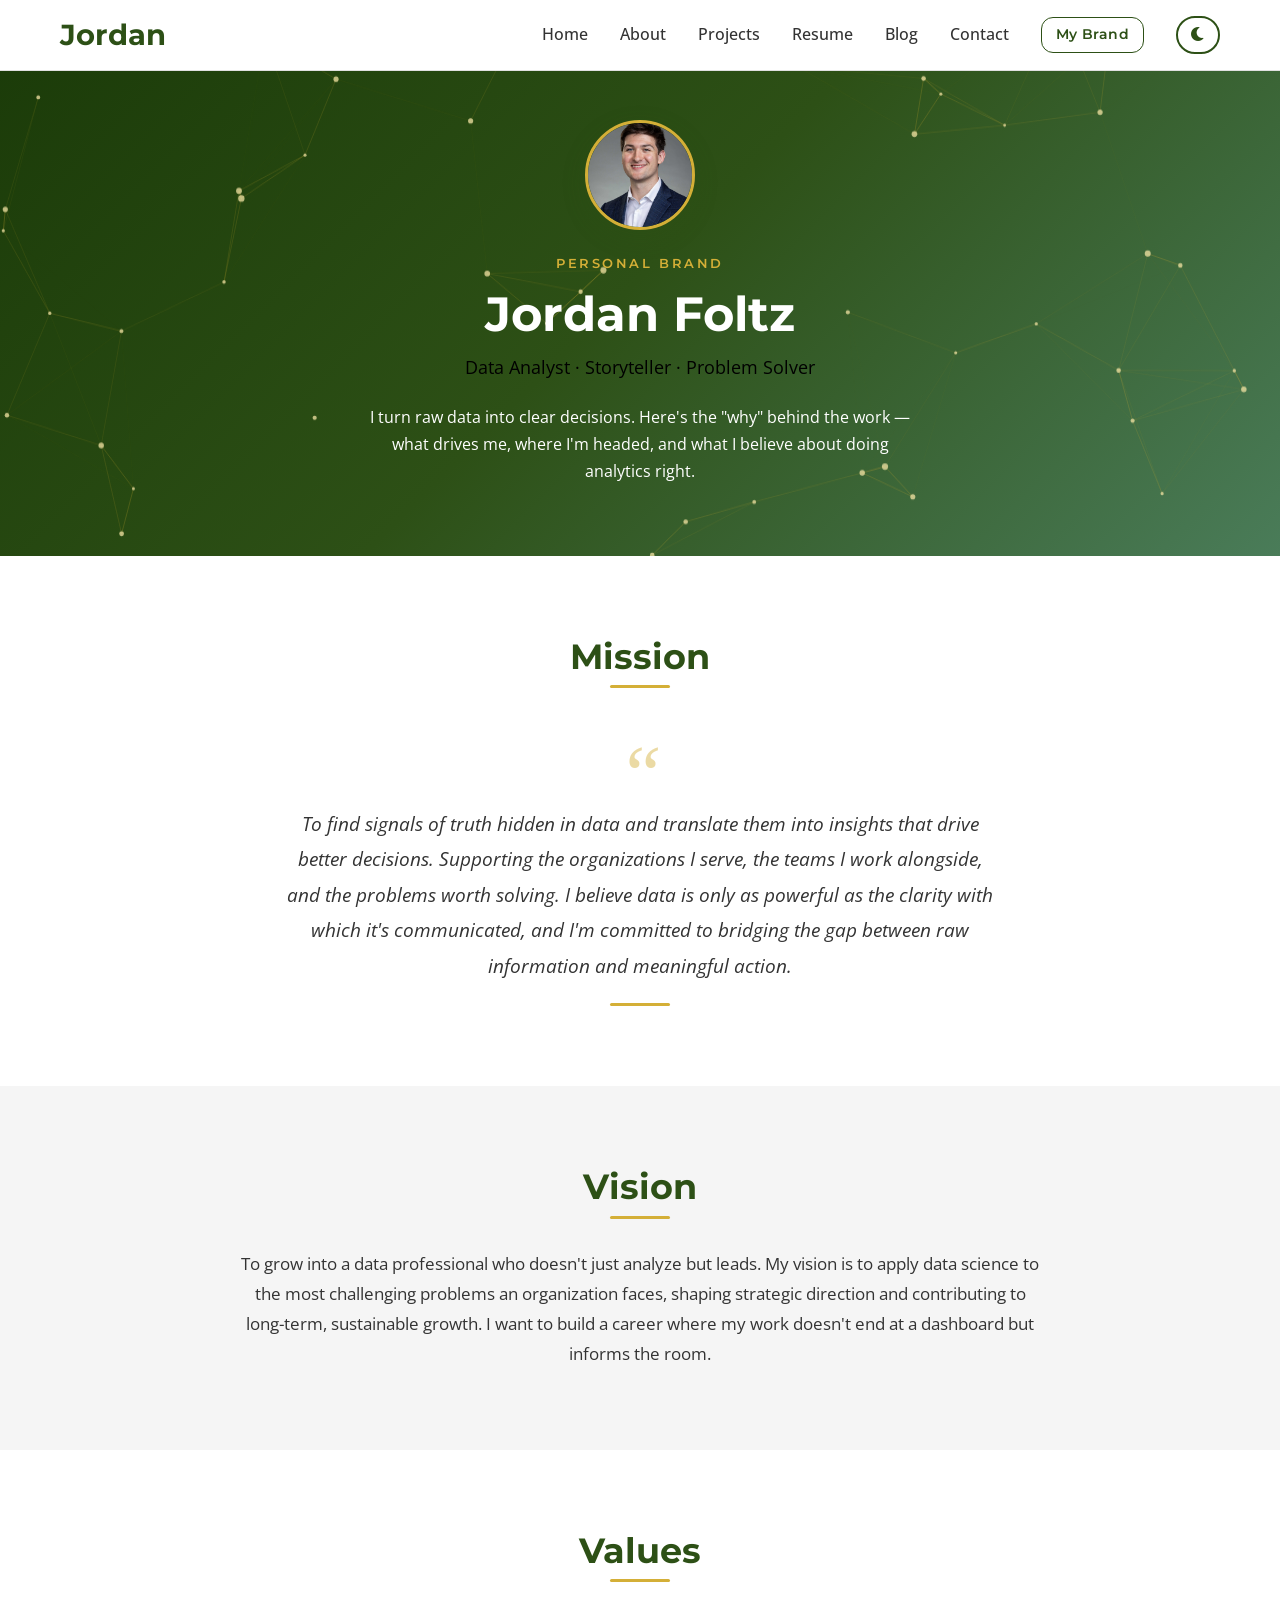
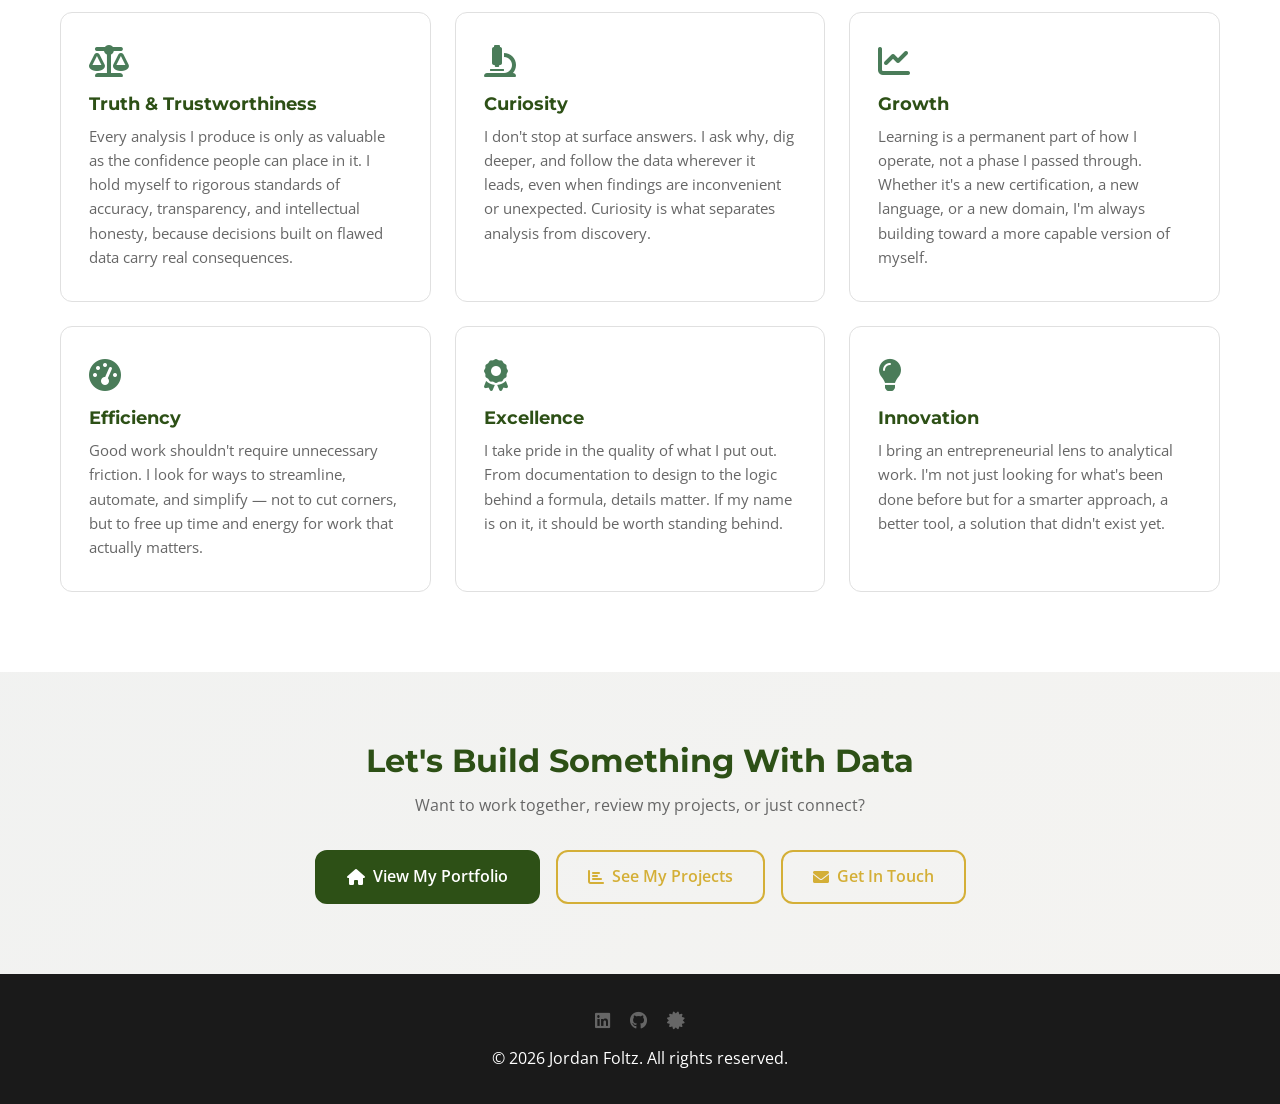
<file: brand.html>
<!DOCTYPE html>
<html lang="en">
<head>
    <meta charset="UTF-8">
    <meta name="viewport" content="width=device-width, initial-scale=1.0">
    <title>My Brand | Jordan Foltz — Data Analyst</title>
    <meta name="description" content="Jordan Foltz's personal brand — Mission, Vision, and Values as a data analyst focused on honest insights and real business impact.">
    <link rel="stylesheet" href="style.css">
    <link rel="stylesheet" href="brand.css">
    <link href="https://fonts.googleapis.com/css2?family=Montserrat:wght@300;400;600;700&family=Open+Sans:wght@300;400;600&display=swap" rel="stylesheet">
    <link rel="stylesheet" href="https://cdnjs.cloudflare.com/ajax/libs/font-awesome/6.0.0/css/all.min.css">
</head>
<body>

    <!-- Navigation -->
    <nav class="navbar">
        <div class="nav-container">
            <div class="nav-logo">
                <a href="index.html">Jordan</a>
            </div>
            <div class="nav-menu">
                <a href="index.html#home" class="nav-link-ext">Home</a>
                <a href="index.html#about" class="nav-link-ext">About</a>
                <a href="index.html#projects" class="nav-link-ext">Projects</a>
                <a href="index.html#resume" class="nav-link-ext">Resume</a>
                <a href="index.html#blog" class="nav-link-ext">Blog</a>
                <a href="index.html#contact" class="nav-link-ext">Contact</a>
                <a href="brand.html" class="nav-link-brand" aria-current="page">My Brand</a>
                <button class="theme-toggle" id="theme-toggle" aria-label="Toggle dark mode">
                    <i class="fas fa-moon" aria-hidden="true"></i>
                </button>
            </div>
            <button class="hamburger" aria-label="Toggle navigation menu" aria-expanded="false">
                <span></span>
                <span></span>
                <span></span>
            </button>
        </div>
    </nav>

    <!-- Brand Hero -->
    <section class="brand-hero">
        <canvas id="brand-network" aria-hidden="true"></canvas>
        <div class="container brand-hero-inner">
            <img
                src="Headshot Professional Resized.jpg"
                alt="Jordan Foltz"
                class="brand-headshot"
                onerror="this.style.display='none'; this.nextElementSibling.style.display='flex';"
            >
            <div class="brand-headshot-placeholder" style="display: none;">
                <i class="fas fa-user" aria-hidden="true"></i>
            </div>
            <p class="brand-eyebrow">Personal Brand</p>
            <h1>Jordan Foltz</h1>
            <p class="hero-subtitle">Data Analyst &middot; Storyteller &middot; Problem Solver</p>
            <p class="hero-intro">I turn raw data into clear decisions. Here's the "why" behind the work — what drives me, where I'm headed, and what I believe about doing analytics right.</p>
        </div>
    </section>

    <!-- Mission -->
    <section class="brand-section" id="mission">
        <div class="container">
            <h2 class="section-title">Mission</h2>
            <div class="mission-content">
                <p>To find signals of truth hidden in data and translate them into insights that drive better decisions. Supporting the organizations I serve, the teams I work alongside, and the problems worth solving. I believe data is only as powerful as the clarity with which it's communicated, and I'm committed to bridging the gap between raw information and meaningful action.</p>
            </div>
        </div>
    </section>

    <!-- Vision -->
    <section class="brand-section alt-bg" id="vision">
        <div class="container">
            <h2 class="section-title">Vision</h2>
            <div class="vision-content">
                <p>To grow into a data professional who doesn't just analyze but leads. My vision is to apply data science to the most challenging problems an organization faces, shaping strategic direction and contributing to long-term, sustainable growth. I want to build a career where my work doesn't end at a dashboard but informs the room.</p>
            </div>
        </div>
    </section>

    <!-- Values -->
    <section class="brand-section" id="values">
        <div class="container">
            <h2 class="section-title">Values</h2>
            <div class="values-grid">

                <div class="value-card">
                    <i class="fas fa-balance-scale value-icon" aria-hidden="true"></i>
                    <h3>Truth &amp; Trustworthiness</h3>
                    <p>Every analysis I produce is only as valuable as the confidence people can place in it. I hold myself to rigorous standards of accuracy, transparency, and intellectual honesty, because decisions built on flawed data carry real consequences.</p>
                </div>

                <div class="value-card">
                    <i class="fas fa-microscope value-icon" aria-hidden="true"></i>
                    <h3>Curiosity</h3>
                    <p>I don't stop at surface answers. I ask why, dig deeper, and follow the data wherever it leads, even when findings are inconvenient or unexpected. Curiosity is what separates analysis from discovery.</p>
                </div>

                <div class="value-card">
                    <i class="fas fa-chart-line value-icon" aria-hidden="true"></i>
                    <h3>Growth</h3>
                    <p>Learning is a permanent part of how I operate, not a phase I passed through. Whether it's a new certification, a new language, or a new domain, I'm always building toward a more capable version of myself.</p>
                </div>

                <div class="value-card">
                    <i class="fas fa-tachometer-alt value-icon" aria-hidden="true"></i>
                    <h3>Efficiency</h3>
                    <p>Good work shouldn't require unnecessary friction. I look for ways to streamline, automate, and simplify — not to cut corners, but to free up time and energy for work that actually matters.</p>
                </div>

                <div class="value-card">
                    <i class="fas fa-award value-icon" aria-hidden="true"></i>
                    <h3>Excellence</h3>
                    <p>I take pride in the quality of what I put out. From documentation to design to the logic behind a formula, details matter. If my name is on it, it should be worth standing behind.</p>
                </div>

                <div class="value-card">
                    <i class="fas fa-lightbulb value-icon" aria-hidden="true"></i>
                    <h3>Innovation</h3>
                    <p>I bring an entrepreneurial lens to analytical work. I'm not just looking for what's been done before but for a smarter approach, a better tool, a solution that didn't exist yet.</p>
                </div>

            </div>
        </div>
    </section>

    <!-- CTA -->
    <section class="brand-cta">
        <div class="container">
            <h2>Let's Build Something With Data</h2>
            <p>Want to work together, review my projects, or just connect?</p>
            <div class="brand-cta-buttons">
                <a href="index.html" class="btn btn-primary nav-link-ext">
                    <i class="fas fa-home" aria-hidden="true"></i> View My Portfolio
                </a>
                <a href="index.html#projects" class="btn btn-outline nav-link-ext">
                    <i class="fas fa-chart-bar" aria-hidden="true"></i> See My Projects
                </a>
                <a href="index.html#contact" class="btn btn-outline nav-link-ext">
                    <i class="fas fa-envelope" aria-hidden="true"></i> Get In Touch
                </a>
            </div>
        </div>
    </section>

    <!-- Footer -->
    <footer class="footer">
        <div class="container" style="display: flex; flex-direction: column; align-items: center; gap: 0.75rem;">
            <div style="display: flex; gap: 1.25rem;">
                <a href="https://linkedin.com/in/jordan-foltz" target="_blank" rel="noopener noreferrer" aria-label="LinkedIn" style="color: var(--text-secondary); font-size: 1.1rem; transition: var(--transition-fast);">
                    <i class="fab fa-linkedin" aria-hidden="true"></i>
                </a>
                <a href="https://github.com/JournalistJordan" target="_blank" rel="noopener noreferrer" aria-label="GitHub" style="color: var(--text-secondary); font-size: 1.1rem; transition: var(--transition-fast);">
                    <i class="fab fa-github" aria-hidden="true"></i>
                </a>
                <a href="https://www.credly.com/users/jordan-foltz" target="_blank" rel="noopener noreferrer" aria-label="Credly Badges" style="color: var(--text-secondary); font-size: 1.1rem; transition: var(--transition-fast);">
                    <i class="fas fa-certificate" aria-hidden="true"></i>
                </a>
            </div>
            <p>&copy; <span id="footer-year">2026</span> Jordan Foltz. All rights reserved.</p>
        </div>
    </footer>

    <script src="script.js"></script>
    <script>
        // Animated node network for brand hero background
        (function () {
            const canvas = document.getElementById('brand-network');
            if (!canvas) return;
            const ctx = canvas.getContext('2d');
            let nodes = [];
            const NODE_COUNT = 48;
            const MAX_DIST = 160;
            const NODE_SPEED = 0.35;

            function resize() {
                canvas.width = canvas.offsetWidth;
                canvas.height = canvas.offsetHeight;
            }

            function createNodes() {
                nodes = [];
                for (let i = 0; i < NODE_COUNT; i++) {
                    nodes.push({
                        x: Math.random() * canvas.width,
                        y: Math.random() * canvas.height,
                        vx: (Math.random() - 0.5) * NODE_SPEED,
                        vy: (Math.random() - 0.5) * NODE_SPEED,
                        r: Math.random() * 1.8 + 1.4
                    });
                }
            }

            function draw() {
                ctx.clearRect(0, 0, canvas.width, canvas.height);

                // Move nodes
                nodes.forEach(n => {
                    n.x += n.vx;
                    n.y += n.vy;
                    if (n.x < 0 || n.x > canvas.width)  n.vx *= -1;
                    if (n.y < 0 || n.y > canvas.height) n.vy *= -1;
                });

                // Draw edges
                for (let i = 0; i < nodes.length; i++) {
                    for (let j = i + 1; j < nodes.length; j++) {
                        const dx = nodes[i].x - nodes[j].x;
                        const dy = nodes[i].y - nodes[j].y;
                        const dist = Math.sqrt(dx * dx + dy * dy);
                        if (dist < MAX_DIST) {
                            const alpha = (1 - dist / MAX_DIST) * 0.4;
                            ctx.beginPath();
                            ctx.strokeStyle = `rgba(212, 175, 55, ${alpha})`;
                            ctx.lineWidth = 0.8;
                            ctx.moveTo(nodes[i].x, nodes[i].y);
                            ctx.lineTo(nodes[j].x, nodes[j].y);
                            ctx.stroke();
                        }
                    }
                }

                // Draw nodes
                nodes.forEach(n => {
                    ctx.beginPath();
                    ctx.arc(n.x, n.y, n.r, 0, Math.PI * 2);
                    ctx.fillStyle = 'rgba(244, 228, 166, 0.75)';
                    ctx.fill();
                });

                requestAnimationFrame(draw);
            }

            resize();
            createNodes();
            draw();

            let resizeTimer;
            window.addEventListener('resize', () => {
                clearTimeout(resizeTimer);
                resizeTimer = setTimeout(() => { resize(); createNodes(); }, 200);
            });
        })();
    </script>
</body>
</html>
</file>
<file: style.css>
/* CSS Variables for Color Scheme and Theme Management */
:root {
    /* Light Theme Colors */
    --primary-green: #2d5016;
    --secondary-green: #4a7c59;
    --accent-gold: #d4af37;
    --light-gold: #f4e4a6;
    --pure-black: #000000;
    --dark-gray: #1a1a1a;
    --light-gray: #f5f5f5;
    --pure-white: #ffffff;
    --text-dark: #333333;
    --text-light: #666666;
    
    /* Additional Colors */
    --success-green: #28a745;
    --warning-orange: #fd7e14;
    --info-blue: #17a2b8;
    --error-red: #dc3545;
    --card-shadow: rgba(0, 0, 0, 0.1);
    --hover-shadow: rgba(0, 0, 0, 0.15);
    
    /* Theme Variables */
    --bg-primary: var(--pure-white);
    --bg-secondary: var(--light-gray);
    --text-primary: var(--text-dark);
    --text-secondary: var(--text-light);
    --nav-bg: var(--pure-white);
    --card-bg: var(--pure-white);
    --border-color: #e0e0e0;
    
    /* Typography */
    --font-primary: 'Montserrat', sans-serif;
    --font-secondary: 'Open Sans', sans-serif;
    
    /* Spacing */
    --section-padding: 80px 0;
    --container-padding: 0 20px;
    --border-radius: 12px;
    
    /* Transitions */
    --transition-fast: 0.3s ease;
    --transition-slow: 0.5s ease;
}

/* Dark Theme Variables */
[data-theme="dark"] {
    --bg-primary: var(--pure-black);
    --bg-secondary: var(--dark-gray);
    --text-primary: var(--pure-white);
    --text-secondary: #cccccc;
    --nav-bg: var(--dark-gray);
    --card-bg: var(--dark-gray);
    --border-color: #333333;
}

/* Global Styles */
* {
    margin: 0;
    padding: 0;
    box-sizing: border-box;
}

/* Keyboard focus indicator — gold outline on all interactive elements */
:focus-visible {
    outline: 2px solid var(--accent-gold);
    outline-offset: 3px;
    border-radius: 4px;
}

/* Suppress focus ring for mouse users on elements that handle their own focus styles */
.form-group input:focus,
.form-group textarea:focus {
    outline: none;
}

html {
    scroll-behavior: smooth;
}

body {
    font-family: var(--font-secondary);
    line-height: 1.6;
    color: var(--text-primary);
    background-color: var(--bg-primary);
    transition: background-color var(--transition-fast), color var(--transition-fast);
}

.container {
    max-width: 1200px;
    margin: 0 auto;
    padding: var(--container-padding);
}

/* Typography */
h1, h2, h3, h4, h5, h6 {
    font-family: var(--font-primary);
    font-weight: 600;
    line-height: 1.2;
}

.section-title {
    font-size: 2.5rem;
    text-align: center;
    margin-bottom: 3rem;
    color: var(--primary-green);
    position: relative;
}

.section-title::after {
    content: '';
    position: absolute;
    bottom: -10px;
    left: 50%;
    transform: translateX(-50%);
    width: 60px;
    height: 3px;
    background: linear-gradient(90deg, var(--accent-gold), var(--secondary-green));
    border-radius: 2px;
}

/* Navigation */
.navbar {
    position: fixed;
    top: 0;
    width: 100%;
    background: var(--nav-bg);
    backdrop-filter: blur(10px);
    border-bottom: 1px solid var(--border-color);
    z-index: 1000;
    transition: all var(--transition-fast);
}

.navbar.scrolled {
    background: var(--nav-bg);
    box-shadow: 0 2px 20px var(--card-shadow);
    opacity: 0.97;
}

.nav-container {
    max-width: 1200px;
    margin: 0 auto;
    padding: 0 20px;
    display: flex;
    justify-content: space-between;
    align-items: center;
    height: 70px;
}

.nav-logo a {
    font-family: var(--font-primary);
    font-size: 1.8rem;
    font-weight: 700;
    color: var(--primary-green);
    text-decoration: none;
    transition: color var(--transition-fast);
}

.nav-logo a:hover {
    color: var(--accent-gold);
}

.nav-menu {
    display: flex;
    align-items: center;
    gap: 2rem;
}

.nav-link {
    color: var(--text-primary);
    text-decoration: none;
    font-weight: 500;
    transition: color var(--transition-fast);
    position: relative;
}

.nav-link:hover {
    color: var(--accent-gold);
}

.nav-link::after {
    content: '';
    position: absolute;
    bottom: -5px;
    left: 0;
    width: 0;
    height: 2px;
    background: var(--accent-gold);
    transition: width var(--transition-fast);
}

.nav-link:hover::after {
    width: 100%;
}

/* Used on brand.html for regular nav links — same style as .nav-link but not
   intercepted by NavigationManager's querySelectorAll('.nav-link') */
.nav-link-ext {
    color: var(--text-primary);
    text-decoration: none;
    font-weight: 500;
    transition: color var(--transition-fast);
    position: relative;
}

.nav-link-ext:hover {
    color: var(--accent-gold);
}

.nav-link-ext::after {
    content: '';
    position: absolute;
    bottom: -5px;
    left: 0;
    width: 0;
    height: 2px;
    background: var(--accent-gold);
    transition: width var(--transition-fast);
}

.nav-link-ext:hover::after {
    width: 100%;
}

.nav-link-brand {
    color: var(--primary-green);
    border: 1px solid var(--primary-green);
    border-radius: var(--border-radius);
    padding: 6px 14px;
    font-size: 0.85rem;
    font-family: var(--font-primary);
    font-weight: 600;
    transition: var(--transition-fast);
    text-decoration: none;
    letter-spacing: 0.03em;
}

.nav-link-brand:hover {
    background: var(--primary-green);
    color: var(--pure-white);
}

.theme-toggle {
    background: none;
    border: 2px solid var(--primary-green);
    color: var(--primary-green);
    padding: 8px 12px;
    border-radius: 50px;
    cursor: pointer;
    transition: all var(--transition-fast);
    font-size: 1rem;
}

.theme-toggle:hover {
    background: var(--primary-green);
    color: var(--pure-white);
}

.hamburger {
    display: none;
    flex-direction: column;
    cursor: pointer;
    background: none;
    border: none;
    padding: 4px;
    gap: 5px;
}

.hamburger span {
    width: 25px;
    height: 3px;
    background: var(--text-primary);
    margin: 3px 0;
    transition: var(--transition-fast);
}

/* Hero Section */
.hero {
    padding: 120px 0 80px;
    min-height: 100vh;
    display: flex;
    align-items: center;
    position: relative;
    overflow: hidden;
}

.hero-background {
    position: absolute;
    top: 0;
    left: 0;
    right: 0;
    bottom: 0;
    z-index: -1;
}

.hero-pattern {
    position: absolute;
    top: 0;
    left: 0;
    right: 0;
    bottom: 0;
    background-image: 
        radial-gradient(circle at 20% 80%, rgba(212, 175, 55, 0.1) 0%, transparent 50%),
        radial-gradient(circle at 80% 20%, rgba(74, 124, 89, 0.1) 0%, transparent 50%),
        radial-gradient(circle at 40% 40%, rgba(45, 80, 22, 0.05) 0%, transparent 50%);
    animation: float 6s ease-in-out infinite;
}

.hero-gradient {
    position: absolute;
    top: 0;
    left: 0;
    right: 0;
    bottom: 0;
    background: linear-gradient(135deg, var(--bg-primary) 0%, var(--bg-secondary) 100%);
    opacity: 0.8;
}

@keyframes float {
    0%, 100% { transform: translateY(0px); }
    50% { transform: translateY(-20px); }
}

.hero-container {
    max-width: 1200px;
    margin: 0 auto;
    padding: var(--container-padding);
}

.hero-content {
    display: grid;
    grid-template-columns: 1fr 1fr;
    gap: 4rem;
    align-items: center;
}

.hero-title {
    font-size: 3.5rem;
    margin-bottom: 1rem;
    color: var(--text-primary);
}

.highlight {
    color: var(--accent-gold);
    background: linear-gradient(135deg, var(--accent-gold), var(--secondary-green));
    -webkit-background-clip: text;
    -webkit-text-fill-color: transparent;
    background-clip: text;
}

.hero-subtitle {
    font-size: 1.5rem;
    color: var(--primary-green);
    margin-bottom: 1.5rem;
    font-weight: 400;
    min-height: 2rem;
}

.hero-description {
    font-size: 1.1rem;
    color: var(--text-secondary);
    margin-bottom: 2.5rem;
    line-height: 1.7;
}

.hero-buttons {
    display: flex;
    gap: 1rem;
    flex-wrap: wrap;
}

.btn {
    padding: 12px 30px;
    border-radius: var(--border-radius);
    text-decoration: none;
    font-weight: 600;
    transition: all var(--transition-fast);
    border: 2px solid transparent;
    cursor: pointer;
    font-size: 1rem;
    display: inline-flex;
    align-items: center;
    gap: 0.5rem;
    position: relative;
    overflow: hidden;
}

.btn::before {
    content: '';
    position: absolute;
    top: 0;
    left: -100%;
    width: 100%;
    height: 100%;
    background: linear-gradient(90deg, transparent, rgba(255, 255, 255, 0.2), transparent);
    transition: left 0.5s;
}

.btn:hover::before {
    left: 100%;
}

.btn-primary {
    background: var(--primary-green);
    color: var(--pure-white);
    border-color: var(--primary-green);
}

.btn-primary:hover {
    background: var(--secondary-green);
    border-color: var(--secondary-green);
    transform: translateY(-2px);
    box-shadow: 0 5px 15px rgba(45, 80, 22, 0.3);
}

.btn-secondary {
    background: transparent;
    color: var(--primary-green);
    border-color: var(--primary-green);
}

.btn-secondary:hover {
    background: var(--primary-green);
    color: var(--pure-white);
    transform: translateY(-2px);
    box-shadow: 0 5px 15px rgba(45, 80, 22, 0.3);
}

.btn-outline {
    background: transparent;
    color: var(--accent-gold);
    border-color: var(--accent-gold);
}

.btn-outline:hover {
    background: var(--accent-gold);
    color: var(--pure-white);
    transform: translateY(-2px);
    box-shadow: 0 5px 15px rgba(212, 175, 55, 0.3);
}

/* Hero Section Enhancements */
.hero-badges {
    display: flex;
    gap: 1rem;
    margin-bottom: 2rem;
    flex-wrap: wrap;
}

.hero-badge {
    background: var(--light-gold);
    color: var(--primary-green);
    padding: 0.5rem 1rem;
    border-radius: 20px;
    font-size: 0.9rem;
    font-weight: 600;
    animation: pulse 2s infinite;
}

@keyframes pulse {
    0%, 100% { transform: scale(1); }
    50% { transform: scale(1.05); }
}

.hero-stats {
    display: grid;
    grid-template-columns: repeat(3, 1fr);
    gap: 1.5rem;
    margin-bottom: 2.5rem;
}

.stat-item {
    text-align: center;
    padding: 1rem;
    background: var(--card-bg);
    border-radius: var(--border-radius);
    border: 1px solid var(--border-color);
    transition: all var(--transition-fast);
}

.stat-item:hover {
    transform: translateY(-5px);
    box-shadow: 0 10px 25px var(--card-shadow);
}

.stat-number {
    display: block;
    font-size: 1.8rem;
    font-weight: 700;
    color: var(--accent-gold);
    margin-bottom: 0.5rem;
}

.stat-label {
    font-size: 0.9rem;
    color: var(--text-secondary);
    font-weight: 600;
}

.hero-social {
    display: flex;
    gap: 1rem;
    margin-top: 2rem;
}

.social-link {
    width: 40px;
    height: 40px;
    border-radius: 50%;
    background: var(--card-bg);
    border: 2px solid var(--border-color);
    display: flex;
    align-items: center;
    justify-content: center;
    color: var(--text-secondary);
    transition: all var(--transition-fast);
}

.social-link:hover {
    background: var(--accent-gold);
    color: var(--pure-white);
    border-color: var(--accent-gold);
    transform: translateY(-3px);
}

.image-container {
    position: relative;
    display: flex;
    justify-content: center;
    align-items: center;
}

.profile-img {
    width: 300px;
    height: 300px;
    border-radius: 50%;
    object-fit: cover;
    border: 3px solid var(--accent-gold);
    transition: all var(--transition-fast);
    /* Green background + initials visible while photo loads or if absent */
    background: var(--primary-green);
    font-size: 4rem;
    font-weight: 700;
    color: var(--accent-gold);
}

.image-overlay {
    position: absolute;
    top: 0;
    left: 0;
    right: 0;
    bottom: 0;
    border-radius: 50%;
    background: rgba(45, 80, 22, 0.8);
    display: flex;
    flex-direction: column;
    align-items: center;
    justify-content: center;
    opacity: 0;
    transition: all var(--transition-fast);
}

.image-placeholder:hover .image-overlay {
    opacity: 1;
}

.overlay-content {
    text-align: center;
    color: var(--pure-white);
}

.overlay-text {
    font-size: 1.2rem;
    font-weight: 600;
    margin-bottom: 0.5rem;
}

.overlay-subtext {
    font-size: 0.9rem;
    opacity: 0.9;
}

.floating-cards {
    position: absolute;
    top: 0;
    left: 0;
    right: 0;
    bottom: 0;
    pointer-events: none;
}

.floating-card {
    position: absolute;
    background: var(--card-bg);
    border: 2px solid var(--accent-gold);
    border-radius: var(--border-radius);
    padding: 0.5rem 1rem;
    display: flex;
    align-items: center;
    gap: 0.5rem;
    font-weight: 600;
    color: var(--primary-green);
    box-shadow: 0 5px 15px var(--card-shadow);
    animation: float 3s ease-in-out infinite;
}

.floating-card.card-1 {
    top: 10%;
    left: -20px;
    animation-delay: 0s;
}

.floating-card.card-2 {
    top: 50%;
    right: -20px;
    animation-delay: 1s;
}

.floating-card.card-3 {
    bottom: 10%;
    right: -10px;
    animation-delay: 2s;
}

.floating-card.card-4 {
    top: 30%;
    left: -15px;
    animation-delay: 3s;
}

.floating-card.card-5 {
    bottom: 30%;
    right: -15px;
    animation-delay: 4s;
}

.scroll-indicator {
    position: absolute;
    bottom: 30px;
    left: 50%;
    transform: translateX(-50%);
    text-align: center;
    color: var(--text-secondary);
    font-size: 0.9rem;
    animation: bounce 2s infinite;
}

.scroll-arrow {
    width: 20px;
    height: 20px;
    border-right: 2px solid var(--text-secondary);
    border-bottom: 2px solid var(--text-secondary);
    transform: rotate(45deg);
    margin: 0 auto 0.5rem;
}

@keyframes bounce {
    0%, 20%, 50%, 80%, 100% { transform: translateX(-50%) translateY(0); }
    40% { transform: translateX(-50%) translateY(-10px); }
    60% { transform: translateX(-50%) translateY(-5px); }
}

/* Enhanced About Section */
.about-content {
    display: grid;
    grid-template-columns: 1fr 1fr;
    gap: 4rem;
    align-items: start;
}

.achievements {
    margin-bottom: 2rem;
}

.achievements h3 {
    color: var(--primary-green);
    margin-bottom: 1.5rem;
    font-size: 1.3rem;
}

.achievement-list {
    display: flex;
    flex-direction: column;
    gap: 1rem;
}

.achievement-item {
    display: flex;
    align-items: flex-start;
    gap: 1rem;
    padding: 1rem;
    background: var(--card-bg);
    border-radius: var(--border-radius);
    border: 1px solid var(--border-color);
    transition: all var(--transition-fast);
}

.achievement-item:hover {
    transform: translateX(5px);
    box-shadow: 0 5px 15px var(--card-shadow);
}

.achievement-item i {
    color: var(--accent-gold);
    font-size: 1.2rem;
    margin-top: 0.25rem;
}

.career-timeline {
    margin-top: 2rem;
}

.career-timeline h3 {
    color: var(--primary-green);
    margin-bottom: 1.5rem;
    font-size: 1.3rem;
}

.timeline {
    position: relative;
    padding-left: 2rem;
}

.timeline::before {
    content: '';
    position: absolute;
    left: 0;
    top: 0;
    bottom: 0;
    width: 2px;
    background: var(--accent-gold);
}

.timeline-item {
    position: relative;
    margin-bottom: 2rem;
}

.timeline-item::before {
    content: '';
    position: absolute;
    left: -2.5rem;
    top: 0.5rem;
    width: 12px;
    height: 12px;
    border-radius: 50%;
    background: var(--accent-gold);
    border: 2px solid var(--card-bg);
}

.timeline-date {
    color: var(--accent-gold);
    font-weight: 600;
    font-size: 0.9rem;
    margin-bottom: 0.5rem;
}

.timeline-content h4 {
    color: var(--primary-green);
    margin-bottom: 0.5rem;
}

.timeline-content p {
    color: var(--text-secondary);
    font-size: 0.9rem;
}

.skills-section {
    display: flex;
    flex-direction: column;
    gap: 2rem;
}

.skills-grid {
    display: grid;
    gap: 2rem;
}

.skill-category {
    background: var(--card-bg);
    padding: 2rem;
    border-radius: var(--border-radius);
    border: 1px solid var(--border-color);
    transition: all var(--transition-fast);
}

.skill-category:hover {
    transform: translateY(-5px);
    box-shadow: 0 10px 30px var(--hover-shadow);
}

.skill-category h3 {
    color: var(--primary-green);
    margin-bottom: 1.5rem;
    font-size: 1.3rem;
}

.skill-item {
    margin-bottom: 1.5rem;
}

.skill-name {
    display: block;
    margin-bottom: 0.5rem;
    color: var(--text-primary);
    font-weight: 600;
}

.skill-bar {
    width: 100%;
    height: 8px;
    background: var(--bg-secondary);
    border-radius: 4px;
    overflow: hidden;
    position: relative;
}

.skill-progress {
    height: 100%;
    background: linear-gradient(90deg, var(--accent-gold), var(--secondary-green));
    border-radius: 4px;
    width: 0;
    transition: width 1.5s ease;
    position: relative;
}

.skill-progress::after {
    content: '';
    position: absolute;
    top: 0;
    left: 0;
    right: 0;
    bottom: 0;
    background: linear-gradient(90deg, transparent, rgba(255, 255, 255, 0.3), transparent);
    animation: shimmer 2s infinite;
}

@keyframes shimmer {
    0% { transform: translateX(-100%); }
    100% { transform: translateX(100%); }
}

.skill-percentage {
    font-size: 0.85rem;
    color: var(--text-secondary);
    font-weight: 600;
}

.certifications {
    background: var(--card-bg);
    padding: 2rem;
    border-radius: var(--border-radius);
    border: 1px solid var(--border-color);
}

.certifications h3 {
    color: var(--primary-green);
    margin-bottom: 1.5rem;
    font-size: 1.3rem;
}

.cert-list {
    display: flex;
    flex-direction: column;
    gap: 1rem;
}

.cert-item {
    display: flex;
    align-items: center;
    gap: 1rem;
    padding: 0.75rem;
    background: var(--bg-secondary);
    border-radius: 8px;
    transition: all var(--transition-fast);
}

.cert-item:hover {
    transform: translateX(5px);
    background: var(--light-gold);
}

.cert-item i {
    color: var(--accent-gold);
    font-size: 1.2rem;
}

.cert-item span {
    color: var(--text-primary);
    font-weight: 600;
}

.cert-year {
    color: var(--accent-gold);
    font-weight: 700;
    margin-left: 0.25rem;
}

.cert-badge {
    display: inline-block;
    background: var(--accent-gold);
    color: var(--pure-black);
    font-size: 0.7rem;
    font-weight: 700;
    padding: 0.15rem 0.5rem;
    border-radius: 20px;
    margin-left: 0.5rem;
    vertical-align: middle;
    text-transform: uppercase;
    letter-spacing: 0.05em;
}

/* Tools Section */
.tools-section {
    margin-top: 1.5rem;
    background: var(--card-bg);
    padding: 2rem;
    border-radius: var(--border-radius);
    border: 1px solid var(--border-color);
}

.tools-section h3 {
    color: var(--primary-green);
    margin-bottom: 1.5rem;
    font-size: 1.3rem;
}

.tools-grid {
    display: flex;
    flex-wrap: wrap;
    gap: 0.75rem;
}

.tool-badge {
    display: flex;
    align-items: center;
    gap: 0.4rem;
    background: var(--bg-secondary);
    border: 1px solid var(--border-color);
    border-radius: 8px;
    padding: 0.5rem 0.9rem;
    font-size: 0.875rem;
    font-weight: 600;
    color: var(--text-primary);
    transition: all var(--transition-fast);
    cursor: default;
}

.tool-badge i {
    color: var(--accent-gold);
    font-size: 1rem;
}

.tool-badge:hover {
    border-color: var(--accent-gold);
    background: var(--light-gold);
    transform: translateY(-2px);
}

/* Resume Section */
.resume {
    padding: var(--section-padding);
    background: var(--bg-primary);
}

.resume-content {
    display: grid;
    grid-template-columns: 1fr 2fr;
    gap: 4rem;
    align-items: start;
}

.resume-info h3 {
    color: var(--primary-green);
    margin-bottom: 1.5rem;
    font-size: 1.5rem;
}

.resume-info p {
    color: var(--text-secondary);
    margin-bottom: 2rem;
    line-height: 1.7;
}

.resume-stats {
    display: flex;
    flex-direction: column;
    gap: 1rem;
    margin-bottom: 2rem;
}

.resume-stat {
    display: flex;
    align-items: center;
    gap: 1rem;
    padding: 1rem;
    background: var(--bg-secondary);
    border-radius: var(--border-radius);
    transition: all var(--transition-fast);
}

.resume-stat:hover {
    transform: translateX(5px);
    background: var(--light-gold);
}

.resume-stat i {
    color: var(--accent-gold);
    font-size: 1.2rem;
}

.resume-stat span {
    color: var(--text-primary);
    font-weight: 600;
}

.resume-highlights h4 {
    color: var(--primary-green);
    margin-bottom: 1rem;
}

.resume-highlights ul {
    list-style: none;
    padding-left: 0;
}

.resume-highlights li {
    padding: 0.5rem 0;
    color: var(--text-secondary);
    position: relative;
    padding-left: 1.5rem;
}

.resume-highlights li::before {
    content: '✓';
    position: absolute;
    left: 0;
    color: var(--accent-gold);
    font-weight: bold;
}

.resume-actions {
    display: grid;
    grid-template-columns: repeat(auto-fit, minmax(250px, 1fr));
    gap: 2rem;
}

.resume-card {
    background: var(--card-bg);
    border-radius: var(--border-radius);
    padding: 2rem;
    border: 1px solid var(--border-color);
    text-align: center;
    transition: all var(--transition-fast);
    position: relative;
    overflow: hidden;
}

.resume-card:hover {
    transform: translateY(-10px);
    box-shadow: 0 20px 40px var(--hover-shadow);
}

.resume-card::before {
    content: '';
    position: absolute;
    top: 0;
    left: 0;
    right: 0;
    height: 4px;
    background: linear-gradient(90deg, var(--accent-gold), var(--secondary-green));
}

.resume-icon {
    width: 60px;
    height: 60px;
    margin: 0 auto 1.5rem;
    background: var(--bg-secondary);
    border-radius: 50%;
    display: flex;
    align-items: center;
    justify-content: center;
    color: var(--accent-gold);
    font-size: 1.5rem;
}

.resume-card h4 {
    color: var(--primary-green);
    margin-bottom: 0.5rem;
    font-size: 1.2rem;
}

.resume-card p {
    color: var(--text-secondary);
    margin-bottom: 1.5rem;
    font-size: 0.9rem;
}

.resume-features {
    display: flex;
    flex-direction: column;
    gap: 0.5rem;
    margin-bottom: 2rem;
}

.resume-features span {
    font-size: 0.85rem;
    color: var(--text-secondary);
    display: flex;
    align-items: center;
    justify-content: center;
    gap: 0.5rem;
}

.resume-features i {
    color: var(--success-green);
    font-size: 0.8rem;
}

/* Enhanced Projects Section */
.projects-filter {
    display: flex;
    justify-content: center;
    gap: 1rem;
    margin-bottom: 3rem;
    flex-wrap: wrap;
}

.filter-btn {
    padding: 0.75rem 1.5rem;
    border: 2px solid var(--border-color);
    background: var(--card-bg);
    color: var(--text-secondary);
    border-radius: 25px;
    cursor: pointer;
    transition: all var(--transition-fast);
    font-weight: 600;
    font-size: 0.9rem;
}

.filter-btn:hover {
    border-color: var(--accent-gold);
    color: var(--accent-gold);
}

.filter-btn.active {
    background: var(--accent-gold);
    color: var(--pure-white);
    border-color: var(--accent-gold);
}

.projects-grid {
    display: grid;
    grid-template-columns: repeat(auto-fit, minmax(350px, 1fr));
    gap: 2rem;
}

.project-card {
    background: var(--card-bg);
    border-radius: var(--border-radius);
    overflow: hidden;
    border: 1px solid var(--border-color);
    transition: all var(--transition-fast);
    cursor: pointer;
    position: relative;
}

.project-card:hover {
    transform: translateY(-10px);
    box-shadow: 0 20px 40px var(--hover-shadow);
}

/* Work-in-progress project cards */
.project-wip:hover {
    transform: none;
}

.wip-wrapper {
    position: relative;
}

.wip-blur {
    filter: blur(4px);
    user-select: none;
    pointer-events: none;
}

.wip-badge {
    position: absolute;
    top: 50%;
    left: 50%;
    transform: translate(-50%, -50%);
    background: var(--accent-gold);
    color: #1a1a1a;
    padding: 8px 18px;
    border-radius: 20px;
    font-weight: 700;
    font-size: 0.85rem;
    font-family: var(--font-primary);
    white-space: nowrap;
    display: flex;
    align-items: center;
    gap: 7px;
    box-shadow: 0 2px 12px rgba(0,0,0,0.18);
}

.project-card.hidden {
    display: none;
}

.project-image {
    height: 200px;
    background: linear-gradient(135deg, var(--primary-green), var(--secondary-green));
    display: flex;
    align-items: center;
    justify-content: center;
    color: var(--pure-white);
    font-size: 3rem;
    position: relative;
    overflow: hidden;
}

.project-overlay {
    position: absolute;
    top: 1rem;
    right: 1rem;
}

.project-category {
    background: var(--accent-gold);
    color: var(--primary-green);
    padding: 0.25rem 0.75rem;
    border-radius: 15px;
    font-size: 0.8rem;
    font-weight: 600;
}

.project-content {
    padding: 2rem;
}

.project-content h3 {
    color: var(--primary-green);
    margin-bottom: 1rem;
    font-size: 1.3rem;
}

.project-description {
    color: var(--text-secondary);
    margin-bottom: 1.5rem;
    line-height: 1.6;
}

.project-tech {
    display: flex;
    flex-wrap: wrap;
    gap: 0.5rem;
    margin-bottom: 1.5rem;
}

.tech-tag {
    background: var(--bg-secondary);
    color: var(--primary-green);
    padding: 0.25rem 0.75rem;
    border-radius: 15px;
    font-size: 0.8rem;
    font-weight: 600;
    border: 1px solid var(--border-color);
}

.project-metrics {
    display: flex;
    gap: 1rem;
    margin-bottom: 1.5rem;
}

.metric {
    text-align: center;
    padding: 0.75rem;
    background: var(--bg-secondary);
    border-radius: 8px;
    flex: 1;
}

.metric-value {
    display: block;
    font-size: 1.2rem;
    font-weight: 700;
    color: var(--accent-gold);
    margin-bottom: 0.25rem;
}

.metric-label {
    font-size: 0.75rem;
    color: var(--text-secondary);
    font-weight: 600;
}

.project-links {
    display: flex;
    gap: 1rem;
    flex-wrap: wrap;
}

.project-link {
    color: var(--accent-gold);
    text-decoration: none;
    font-weight: 600;
    transition: color var(--transition-fast);
    display: flex;
    align-items: center;
    gap: 0.5rem;
    font-size: 0.9rem;
}

.project-link:hover {
    color: var(--primary-green);
}

/* About Section */
.about {
    padding: var(--section-padding);
    background: var(--bg-secondary);
}

.about-content {
    display: grid;
    grid-template-columns: 1fr 1fr;
    gap: 4rem;
    align-items: start;
}

.about-intro {
    font-size: 1.2rem;
    color: var(--primary-green);
    font-weight: 600;
    margin-bottom: 1.5rem;
}

.about-text p {
    margin-bottom: 1.5rem;
    color: var(--text-secondary);
    line-height: 1.7;
}

.skills-grid {
    display: grid;
    gap: 2rem;
}

.skill-category {
    background: var(--card-bg);
    padding: 2rem;
    border-radius: var(--border-radius);
    border: 1px solid var(--border-color);
    transition: all var(--transition-fast);
}

.skill-category:hover {
    transform: translateY(-5px);
    box-shadow: 0 10px 30px rgba(0, 0, 0, 0.1);
}

.skill-category h3 {
    color: var(--primary-green);
    margin-bottom: 1rem;
    font-size: 1.3rem;
}

.skill-category ul {
    list-style: none;
}

.skill-category li {
    padding: 0.5rem 0;
    color: var(--text-secondary);
    position: relative;
    padding-left: 1.5rem;
}

.skill-category li::before {
    content: '▶';
    position: absolute;
    left: 0;
    color: var(--accent-gold);
    font-size: 0.8rem;
}

/* Projects Section */
.projects {
    padding: var(--section-padding);
    background: var(--bg-primary);
}

.projects-grid {
    display: grid;
    grid-template-columns: repeat(auto-fit, minmax(300px, 1fr));
    gap: 2rem;
}

.project-card {
    background: var(--card-bg);
    border-radius: var(--border-radius);
    overflow: hidden;
    border: 1px solid var(--border-color);
    transition: all var(--transition-fast);
    cursor: pointer;
}

.project-card:hover {
    transform: translateY(-10px);
    box-shadow: 0 20px 40px rgba(0, 0, 0, 0.1);
}

.project-image {
    height: 200px;
    background: linear-gradient(135deg, var(--primary-green), var(--secondary-green));
    display: flex;
    align-items: center;
    justify-content: center;
    color: var(--pure-white);
    font-size: 3rem;
}

.project-content {
    padding: 2rem;
}

.project-content h3 {
    color: var(--primary-green);
    margin-bottom: 1rem;
    font-size: 1.3rem;
}

.project-content p {
    color: var(--text-secondary);
    margin-bottom: 1.5rem;
    line-height: 1.6;
}

.project-video {
    margin: 1.5rem 0;
    border-radius: 8px;
    overflow: hidden;
}

.project-video iframe {
    width: 100%;
    height: 315px;
    border: none;
    border-radius: 8px;
}

.project-links {
    display: flex;
    gap: 1rem;
}

.project-link {
    color: var(--accent-gold);
    text-decoration: none;
    font-weight: 600;
    transition: color var(--transition-fast);
    display: flex;
    align-items: center;
    gap: 0.5rem;
}

.project-link:hover {
    color: var(--primary-green);
}

/* Blog Section */
.blog {
    padding: var(--section-padding);
    background: var(--bg-secondary);
}

.blog-grid {
    display: grid;
    grid-template-columns: repeat(auto-fit, minmax(350px, 1fr));
    gap: 2rem;
}

.blog-card {
    background: var(--card-bg);
    border-radius: var(--border-radius);
    overflow: hidden;
    border: 1px solid var(--border-color);
    transition: all var(--transition-fast);
}

.blog-card:hover {
    transform: translateY(-5px);
    box-shadow: 0 15px 35px rgba(0, 0, 0, 0.1);
}

.blog-image {
    height: 150px;
    background: linear-gradient(135deg, var(--accent-gold), var(--secondary-green));
    display: flex;
    align-items: center;
    justify-content: center;
    color: var(--pure-white);
    font-size: 2.5rem;
}

.blog-content {
    padding: 2rem;
}

.blog-meta {
    display: flex;
    justify-content: space-between;
    margin-bottom: 1rem;
    font-size: 0.9rem;
}

.blog-date {
    color: var(--text-secondary);
}

.blog-category {
    background: var(--light-gold);
    color: var(--primary-green);
    padding: 0.25rem 0.75rem;
    border-radius: 20px;
    font-weight: 600;
}

.blog-content h3 {
    color: var(--primary-green);
    margin-bottom: 1rem;
    font-size: 1.2rem;
}

.blog-content p {
    color: var(--text-secondary);
    margin-bottom: 1.5rem;
    line-height: 1.6;
}

.read-more {
    color: var(--accent-gold);
    text-decoration: none;
    font-weight: 600;
    transition: color var(--transition-fast);
    display: inline-flex;
    align-items: center;
    gap: 0.5rem;
}

.read-more:hover {
    color: var(--primary-green);
}

/* Contact Section */
.contact {
    padding: var(--section-padding);
    background: var(--bg-primary);
}

.contact-content {
    display: grid;
    grid-template-columns: 1fr 1fr;
    gap: 4rem;
    align-items: start;
}

.contact-info h3 {
    color: var(--primary-green);
    margin-bottom: 1rem;
    font-size: 1.5rem;
}

.contact-info p {
    color: var(--text-secondary);
    margin-bottom: 2rem;
    line-height: 1.7;
}

.contact-links {
    display: flex;
    flex-direction: column;
    gap: 1rem;
}

.contact-link {
    display: flex;
    align-items: center;
    gap: 1rem;
    color: var(--text-primary);
    text-decoration: none;
    padding: 1rem;
    background: var(--bg-secondary);
    border-radius: var(--border-radius);
    transition: all var(--transition-fast);
}

.contact-link:hover {
    background: var(--primary-green);
    color: var(--pure-white);
    transform: translateX(10px);
}

.contact-link i {
    font-size: 1.2rem;
    color: var(--accent-gold);
    width: 20px;
}

.contact-form {
    background: var(--card-bg);
    padding: 2rem;
    border-radius: var(--border-radius);
    border: 1px solid var(--border-color);
}

.form-group {
    margin-bottom: 1.5rem;
}

.form-group label {
    display: block;
    margin-bottom: 0.5rem;
    color: var(--text-primary);
    font-weight: 600;
}

.form-group input,
.form-group textarea {
    width: 100%;
    padding: 1rem;
    border: 2px solid var(--border-color);
    border-radius: var(--border-radius);
    background: var(--bg-primary);
    color: var(--text-primary);
    font-family: var(--font-secondary);
    transition: border-color var(--transition-fast);
}

.form-group input:focus,
.form-group textarea:focus {
    outline: none;
    border-color: var(--accent-gold);
}

.form-group textarea {
    resize: vertical;
    min-height: 120px;
}

/* Form error state — only shown after user has interacted */
.form-group input:invalid:not(:placeholder-shown),
.form-group textarea:invalid:not(:placeholder-shown) {
    border-color: var(--error-red);
}

/* Form feedback messages */
.form-message {
    padding: 1rem;
    margin-top: 1rem;
    border-radius: 8px;
    font-weight: 600;
    text-align: center;
}

.form-message--success {
    background: #d4edda;
    color: #155724;
    border: 1px solid #c3e6cb;
}

.form-message--error {
    background: #f8d7da;
    color: #721c24;
    border: 1px solid #f5c6cb;
}

/* Footer */
.footer {
    background: var(--dark-gray);
    color: var(--pure-white);
    text-align: center;
    padding: 2rem 0;
}

/* Animations */
@keyframes fadeInUp {
    from {
        opacity: 0;
        transform: translateY(30px);
    }
    to {
        opacity: 1;
        transform: translateY(0);
    }
}

.fade-in-up {
    animation: fadeInUp 0.6s ease forwards;
}

/* Responsive Design */
@media (max-width: 768px) {
    .nav-menu {
        position: fixed;
        top: 70px;
        left: -100%;
        width: 100%;
        height: calc(100vh - 70px);
        background: var(--nav-bg);
        flex-direction: column;
        justify-content: start;
        padding-top: 2rem;
        transition: left var(--transition-fast);
    }
    
    .nav-menu.active {
        left: 0;
    }
    
    .hamburger {
        display: flex;
    }
    
    .hamburger.active span:nth-child(1) {
        transform: rotate(-45deg) translate(-5px, 6px);
    }
    
    .hamburger.active span:nth-child(2) {
        opacity: 0;
    }
    
    .hamburger.active span:nth-child(3) {
        transform: rotate(45deg) translate(-5px, -6px);
    }
    
    .hero-content {
        grid-template-columns: 1fr;
        text-align: center;
        gap: 2rem;
    }
    
    .hero-title {
        font-size: 2.5rem;
    }
    
    .section-title {
        font-size: 2rem;
    }
    
    .hero-badges {
        justify-content: center;
    }
    
    .hero-stats {
        grid-template-columns: 1fr;
        gap: 1rem;
    }
    
    .hero-buttons {
        flex-direction: column;
        align-items: center;
    }
    
    .btn {
        width: 100%;
        max-width: 250px;
        justify-content: center;
    }
    
    .hero-social {
        justify-content: center;
    }
    
    .floating-cards {
        display: none;
    }
    
    .about-content {
        grid-template-columns: 1fr;
        gap: 2rem;
    }
    
    .achievements h3,
    .career-timeline h3,
    .certifications h3 {
        font-size: 1.2rem;
    }
    
    .achievement-item {
        flex-direction: column;
        text-align: center;
        gap: 0.5rem;
    }
    
    .timeline {
        padding-left: 1.5rem;
    }
    
    .skills-grid {
        grid-template-columns: 1fr;
    }
    
    .resume-content {
        grid-template-columns: 1fr;
        gap: 2rem;
    }
    
    .resume-actions {
        grid-template-columns: 1fr;
        gap: 1rem;
    }
    
    .projects-filter {
        flex-wrap: wrap;
        gap: 0.5rem;
    }
    
    .filter-btn {
        font-size: 0.8rem;
        padding: 0.5rem 1rem;
    }
    
    .projects-grid {
        grid-template-columns: 1fr;
    }
    
    .project-card {
        margin-bottom: 1rem;
    }
    
    .project-metrics {
        flex-direction: column;
        gap: 0.5rem;
    }
    
    .contact-content {
        grid-template-columns: 1fr;
        gap: 2rem;
    }
    
    .contact-links {
        flex-direction: row;
        flex-wrap: wrap;
        justify-content: center;
    }
    
    .contact-link {
        flex: 1;
        min-width: 150px;
        justify-content: center;
    }
}

@media (max-width: 480px) {
    .container {
        padding: 0 15px;
    }
    
    .hero {
        padding: 100px 0 60px;
    }
    
    .hero-title {
        font-size: 2rem;
    }
    
    .hero-subtitle {
        font-size: 1.2rem;
    }
    
    .section-title {
        font-size: 1.8rem;
    }
    
    .profile-img {
        width: 250px;
        height: 250px;
    }
    
    .hero-badges {
        flex-direction: column;
        align-items: center;
        gap: 0.5rem;
    }
    
    .hero-badge {
        font-size: 0.8rem;
        padding: 0.4rem 0.8rem;
    }
    
    .stat-item {
        padding: 0.75rem;
    }
    
    .stat-number {
        font-size: 1.5rem;
    }
    
    .stat-label {
        font-size: 0.8rem;
    }
    
    .achievement-list {
        gap: 0.75rem;
    }
    
    .achievement-item {
        padding: 0.75rem;
    }
    
    .achievement-item i {
        font-size: 1rem;
    }
    
    .timeline-item {
        margin-bottom: 1.5rem;
    }
    
    .timeline-date {
        font-size: 0.8rem;
    }
    
    .timeline-content h4 {
        font-size: 1rem;
    }
    
    .timeline-content p {
        font-size: 0.85rem;
    }
    
    .skill-category {
        padding: 1.5rem;
    }
    
    .skill-category h3 {
        font-size: 1.1rem;
    }
    
    .skill-item {
        margin-bottom: 1rem;
    }
    
    .skill-name {
        font-size: 0.9rem;
    }
    
    .skill-percentage {
        font-size: 0.9rem;
    }
    
    .certifications {
        padding: 1.5rem;
    }
    
    .certifications h3 {
        font-size: 1.1rem;
    }
    
    .cert-item {
        padding: 0.5rem;
    }
    
    .cert-item i {
        font-size: 1rem;
    }
    
    .cert-item span {
        font-size: 0.9rem;
    }
    
    .resume-info h3 {
        font-size: 1.3rem;
    }
    
    .resume-info p {
        font-size: 0.9rem;
    }
    
    .resume-stat {
        padding: 0.75rem;
    }
    
    .resume-stat i {
        font-size: 1rem;
    }
    
    .resume-stat span {
        font-size: 0.9rem;
    }
    
    .resume-highlights h4 {
        font-size: 1rem;
    }
    
    .resume-highlights li {
        font-size: 0.85rem;
        padding: 0.4rem 0;
        padding-left: 1.2rem;
    }
    
    .resume-card {
        padding: 1.5rem;
    }
    
    .resume-icon {
        width: 50px;
        height: 50px;
        font-size: 1.2rem;
        margin-bottom: 1rem;
    }
    
    .resume-card h4 {
        font-size: 1.1rem;
    }
    
    .resume-card p {
        font-size: 0.85rem;
        margin-bottom: 1rem;
    }
    
    .resume-features span {
        font-size: 0.75rem;
    }
    
    .projects-filter {
        gap: 0.25rem;
    }
    
    .filter-btn {
        font-size: 0.75rem;
        padding: 0.4rem 0.8rem;
    }
    
    .project-card {
        margin-bottom: 0.75rem;
    }
    
    .project-image {
        height: 150px;
        font-size: 2rem;
    }
    
    .project-content {
        padding: 1.5rem;
    }
    
    .project-content h3 {
        font-size: 1.1rem;
    }
    
    .project-video iframe {
        height: 200px;
    }
    
    .project-description {
        font-size: 0.9rem;
        margin-bottom: 1rem;
    }
    
    .tech-tag {
        font-size: 0.7rem;
        padding: 0.2rem 0.6rem;
    }
    
    .metric {
        padding: 0.5rem;
    }
    
    .metric-value {
        font-size: 1rem;
    }
    
    .metric-label {
        font-size: 0.7rem;
    }
    
    .project-link {
        font-size: 0.8rem;
    }
    
    .blog-grid {
        grid-template-columns: 1fr;
    }
    
    .blog-card {
        margin-bottom: 1rem;
    }
    
    .blog-image {
        height: 120px;
        font-size: 2rem;
    }
    
    .blog-content {
        padding: 1.5rem;
    }
    
    .blog-content h3 {
        font-size: 1.1rem;
    }
    
    .blog-content p {
        font-size: 0.9rem;
        margin-bottom: 1rem;
    }
    
    .blog-meta {
        font-size: 0.8rem;
    }
    
    .contact-form {
        padding: 1.5rem;
    }
    
    .form-group {
        margin-bottom: 1rem;
    }
    
    .form-group label {
        font-size: 0.9rem;
    }
    
    .form-group input,
    .form-group textarea {
        padding: 0.75rem;
        font-size: 0.9rem;
    }
    
    .btn {
        padding: 0.75rem 1.5rem;
        font-size: 0.9rem;
    }
    
    .social-link {
        width: 35px;
        height: 35px;
    }
    
    .social-link i {
        font-size: 0.9rem;
    }
}
</file>
<file: brand.css>
/* ============================================
   Brand Page Styles — brand.html
   Supplements style.css (shared variables, navbar, themes)
   ============================================ */

/* ---- Brand Hero ---- */
.brand-hero {
    background: linear-gradient(135deg, #1a3a08 0%, var(--primary-green) 50%, var(--secondary-green) 100%);
    color: var(--pure-white);
    padding: 120px 0 70px;
    text-align: center;
    position: relative;
    overflow: hidden;
}

#brand-network {
    position: absolute;
    inset: 0;
    width: 100%;
    height: 100%;
    pointer-events: none;
}

.brand-hero-inner {
    position: relative;
    z-index: 1;
}

.brand-headshot {
    width: 110px;
    height: 110px;
    border-radius: 50%;
    object-fit: cover;
    border: 3px solid var(--accent-gold);
    margin-bottom: 1.5rem;
    display: block;
    margin-left: auto;
    margin-right: auto;
    transition: all 0.3s ease;
    box-shadow: 0 8px 25px rgba(45, 80, 22, 0.2);
}

.brand-headshot:hover {
    transform: scale(1.05);
    box-shadow: 0 12px 35px rgba(45, 80, 22, 0.3);
    border-color: var(--pure-white);
}

.brand-headshot-placeholder {
    width: 110px;
    height: 110px;
    border-radius: 50%;
    background: var(--secondary-green);
    border: 3px solid var(--accent-gold);
    margin: 0 auto 1.5rem;
    display: flex;
    align-items: center;
    justify-content: center;
    font-size: 2.5rem;
    color: var(--pure-white);
    transition: all 0.3s ease;
}

.brand-headshot-placeholder:hover {
    transform: scale(1.05);
    background: var(--primary-green);
}

.brand-eyebrow {
    color: var(--accent-gold);
    font-size: 0.8rem;
    font-family: var(--font-primary);
    font-weight: 600;
    letter-spacing: 0.2em;
    text-transform: uppercase;
    margin-bottom: 0.75rem;
    opacity: 0;
    animation: fadeInUp 0.8s ease forwards;
    animation-delay: 0.2s;
}

.brand-hero h1 {
    font-size: 3rem;
    font-weight: 700;
    font-family: var(--font-primary);
    margin-bottom: 0.5rem;
    color: var(--pure-white);
    opacity: 0;
    animation: fadeInUp 0.8s ease forwards;
    animation-delay: 0.4s;
}

.brand-hero .hero-subtitle {
    font-size: 1.15rem;
    margin-bottom: 1.25rem;
    font-family: var(--font-secondary);
    color: #000000;
    opacity: 0;
    animation: fadeInUp 0.8s ease forwards;
    animation-delay: 0.6s;
}

.brand-hero .hero-intro {
    font-size: 1rem;
    max-width: 560px;
    margin: 0 auto;
    line-height: 1.7;
    font-family: var(--font-secondary);
    opacity: 0;
    animation: fadeInUp 0.8s ease forwards;
    animation-delay: 0.8s;
}

@keyframes fadeInUp {
    from {
        opacity: 0;
        transform: translateY(30px);
    }
    to {
        opacity: 1;
        transform: translateY(0);
    }
}

/* ---- Shared Brand Section Layout ---- */
.brand-section {
    padding: 80px 0;
    background: var(--bg-primary);
}

.brand-section.alt-bg {
    background: var(--bg-secondary);
}

.brand-section .section-title {
    font-size: 2.2rem;
    font-weight: 700;
    color: var(--primary-green);
    text-align: center;
    margin-bottom: 2.5rem;
    font-family: var(--font-primary);
    position: relative;
}

.brand-section .section-title::after {
    content: '';
    display: block;
    width: 60px;
    height: 3px;
    background: var(--accent-gold);
    margin: 0.6rem auto 0;
    border-radius: 2px;
}

/* ---- Mission ---- */
.mission-content {
    max-width: 720px;
    margin: 0 auto;
    text-align: center;
}

.mission-content p {
    font-size: 1.2rem;
    line-height: 1.85;
    color: var(--text-primary);
    font-family: var(--font-secondary);
    font-style: italic;
    position: relative;
    padding-top: 1rem;
}

.mission-content p::before {
    content: '\201C';
    display: block;
    font-size: 5rem;
    line-height: 1;
    color: var(--accent-gold);
    opacity: 0.45;
    font-family: Georgia, serif;
    margin-bottom: -0.5rem;
}

.mission-content p::after {
    content: '';
    display: block;
    width: 60px;
    height: 3px;
    background: var(--accent-gold);
    margin: 1.25rem auto 0;
    border-radius: 2px;
}

.mission-quote {
    max-width: 720px;
    margin: 0 auto;
    font-size: 1.2rem;
    line-height: 1.85;
    padding: 1.5rem 2rem;
    color: var(--text-primary);
    font-family: var(--font-secondary);
    font-style: italic;
    text-align: center;
    position: relative;
}

.mission-quote::before {
    content: '\201C';
    display: block;
    font-size: 5rem;
    line-height: 1;
    color: var(--accent-gold);
    opacity: 0.45;
    font-family: Georgia, serif;
    margin-bottom: -0.5rem;
}

.mission-quote::after {
    content: '';
    display: block;
    width: 60px;
    height: 3px;
    background: var(--accent-gold);
    margin: 1.25rem auto 0;
    border-radius: 2px;
}

.mission-sub {
    max-width: 600px;
    margin: 1.75rem auto 0;
    text-align: center;
    color: var(--text-secondary);
    font-size: 0.95rem;
    line-height: 1.7;
    font-family: var(--font-secondary);
}

/* ---- Vision ---- */
.vision-content {
    max-width: 800px;
    margin: 0 auto;
    text-align: center;
}

.vision-content p {
    font-size: 1.05rem;
    line-height: 1.8;
    color: var(--text-primary);
    font-family: var(--font-secondary);
    margin-bottom: 1rem;
}

.vision-content p:last-child {
    margin-bottom: 0;
}

/* ---- Values ---- */
.values-grid {
    display: grid;
    grid-template-columns: repeat(3, 1fr);
    gap: 1.5rem;
    margin-top: 0.5rem;
}

.value-card {
    background: var(--card-bg);
    border: 1px solid var(--border-color);
    border-radius: var(--border-radius);
    padding: 2rem 1.75rem;
    transition: all 0.3s cubic-bezier(0.4, 0, 0.2, 1);
    position: relative;
    overflow: hidden;
}

.value-card::before {
    content: '';
    position: absolute;
    top: 0;
    left: 0;
    right: 0;
    height: 3px;
    background: linear-gradient(90deg, var(--primary-green), var(--accent-gold));
    transform: scaleX(0);
    transition: transform 0.3s ease;
}

.value-card:hover {
    transform: translateY(-8px);
    box-shadow: 0 15px 40px rgba(45, 80, 22, 0.15);
    border-color: var(--accent-gold);
}

.value-card:hover::before {
    transform: scaleX(1);
}

.value-icon {
    font-size: 2rem;
    color: var(--secondary-green);
    margin-bottom: 1rem;
    transition: all 0.3s ease;
    display: block;
    transform: scale(1);
}

.value-card:hover .value-icon {
    color: var(--accent-gold);
    transform: scale(1.1);
}

.value-card h3 {
    color: var(--primary-green);
    font-size: 1.1rem;
    font-weight: 700;
    font-family: var(--font-primary);
    margin-bottom: 0.6rem;
    transition: color 0.3s ease;
}

.value-card:hover h3 {
    color: var(--accent-gold);
}

.value-card p {
    font-size: 0.92rem;
    line-height: 1.65;
    color: var(--text-secondary);
    font-family: var(--font-secondary);
    margin: 0;
    transition: color 0.3s ease;
}

.value-card:hover p {
    color: var(--text-primary);
}

/* ---- CTA Section ---- */
.brand-cta {
    padding: 70px 0;
    background: var(--bg-secondary);
    text-align: center;
    position: relative;
    overflow: hidden;
}

.brand-cta::before {
    content: '';
    position: absolute;
    top: 0;
    left: 0;
    right: 0;
    bottom: 0;
    background: linear-gradient(135deg, rgba(45, 80, 22, 0.02) 0%, rgba(212, 175, 55, 0.02) 100%);
    pointer-events: none;
}

.brand-cta .container {
    position: relative;
    z-index: 1;
}

.brand-cta h2 {
    font-size: 2rem;
    font-weight: 700;
    color: var(--primary-green);
    font-family: var(--font-primary);
    margin-bottom: 0.75rem;
    opacity: 0;
    animation: fadeInUp 0.8s ease forwards;
}

.brand-cta p {
    color: var(--text-secondary);
    font-size: 1rem;
    margin-bottom: 2rem;
    font-family: var(--font-secondary);
    opacity: 0;
    animation: fadeInUp 0.8s ease forwards;
    animation-delay: 0.2s;
}

.brand-cta-buttons {
    display: flex;
    gap: 1rem;
    justify-content: center;
    flex-wrap: wrap;
    opacity: 0;
    animation: fadeInUp 0.8s ease forwards;
    animation-delay: 0.4s;
}

.brand-cta-buttons .btn {
    transform: translateY(0);
    transition: all 0.3s cubic-bezier(0.4, 0, 0.2, 1);
    position: relative;
    overflow: hidden;
}

.brand-cta-buttons .btn::before {
    content: '';
    position: absolute;
    top: 50%;
    left: 50%;
    width: 0;
    height: 0;
    background: rgba(255, 255, 255, 0.1);
    border-radius: 50%;
    transition: all 0.3s ease;
    transform: translate(-50%, -50%);
}

.brand-cta-buttons .btn:hover {
    transform: translateY(-3px);
    box-shadow: 0 10px 25px rgba(45, 80, 22, 0.2);
}

.brand-cta-buttons .btn:hover::before {
    width: 300px;
    height: 300px;
}

.brand-cta-buttons .btn-primary:hover {
    background: var(--accent-gold);
    border-color: var(--accent-gold);
}

/* ---- Smooth Scroll ---- */
html {
    scroll-behavior: smooth;
}

/* ---- Enhanced Mobile Experience ---- */
@media (max-width: 768px) {
    .brand-hero {
        padding: 90px 0 50px;
    }

    .brand-hero h1 {
        font-size: 2rem;
    }

    .brand-hero .hero-subtitle {
        font-size: 1rem;
    }

    .brand-hero .hero-intro {
        font-size: 0.9rem;
        padding: 0 1rem;
    }

    .vision-grid {
        grid-template-columns: 1fr;
        gap: 2rem;
    }

    .vision-content {
        padding: 0 1rem;
    }

    .mission-quote {
        font-size: 1.05rem;
        padding-left: 1.25rem;
        margin: 0 1rem;
    }

    .values-grid {
        grid-template-columns: 1fr;
    }

    .vision-stats {
        grid-template-columns: 1fr 1fr;
    }

    .brand-cta-buttons {
        flex-direction: column;
        align-items: center;
        gap: 0.75rem;
    }

    .brand-cta-buttons .btn {
        width: 100%;
        max-width: 280px;
    }
}

/* ---- Responsive ---- */
@media (max-width: 768px) {
    .brand-hero {
        padding: 90px 0 50px;
    }

    .brand-hero h1 {
        font-size: 2rem;
    }

    .brand-hero .hero-subtitle {
        font-size: 1rem;
    }

    .vision-grid {
        grid-template-columns: 1fr;
        gap: 2rem;
    }

    .mission-quote {
        font-size: 1.05rem;
        padding-left: 1.25rem;
    }

    .values-grid {
        grid-template-columns: 1fr;
    }

    .vision-stats {
        grid-template-columns: 1fr 1fr;
    }
}

@media (max-width: 480px) {
    .vision-stats {
        grid-template-columns: 1fr;
    }

    .values-grid {
        grid-template-columns: 1fr;
    }

    .brand-cta-buttons {
        flex-direction: column;
        align-items: center;
    }
}
</file>
